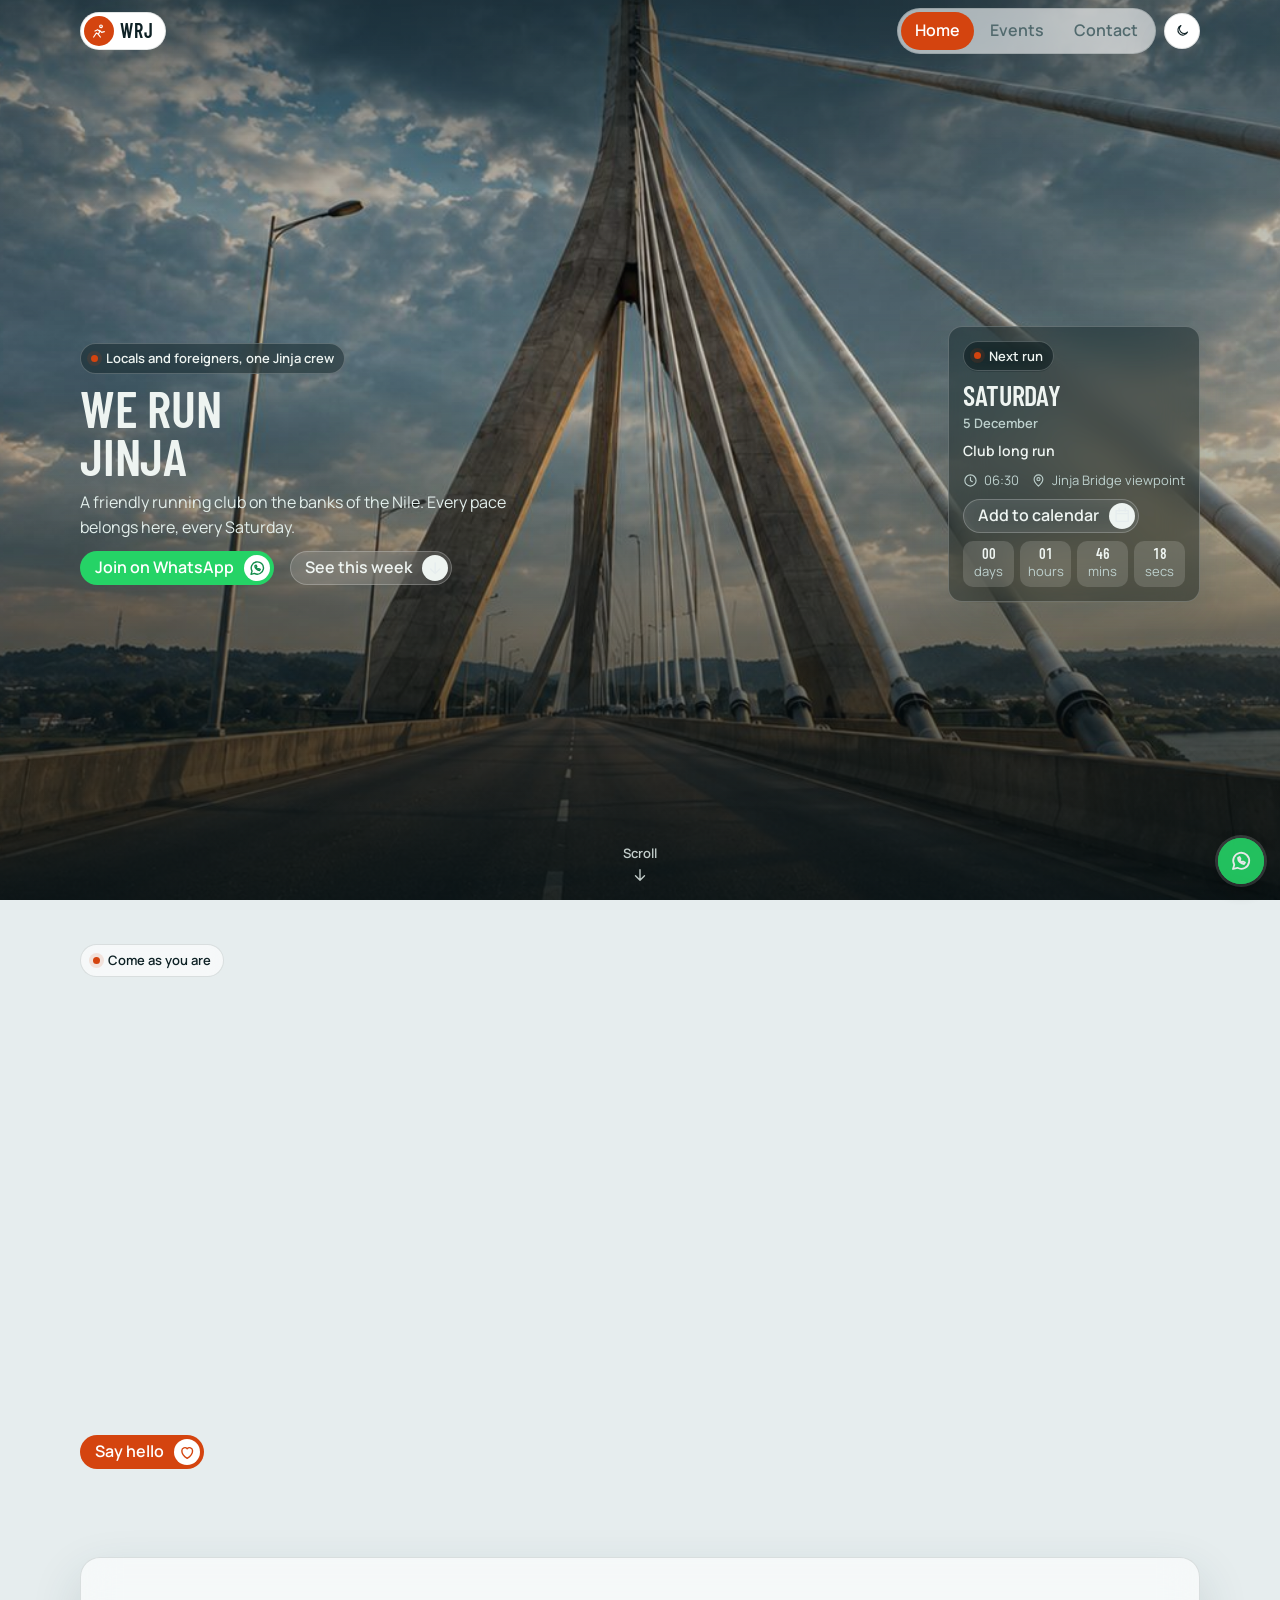
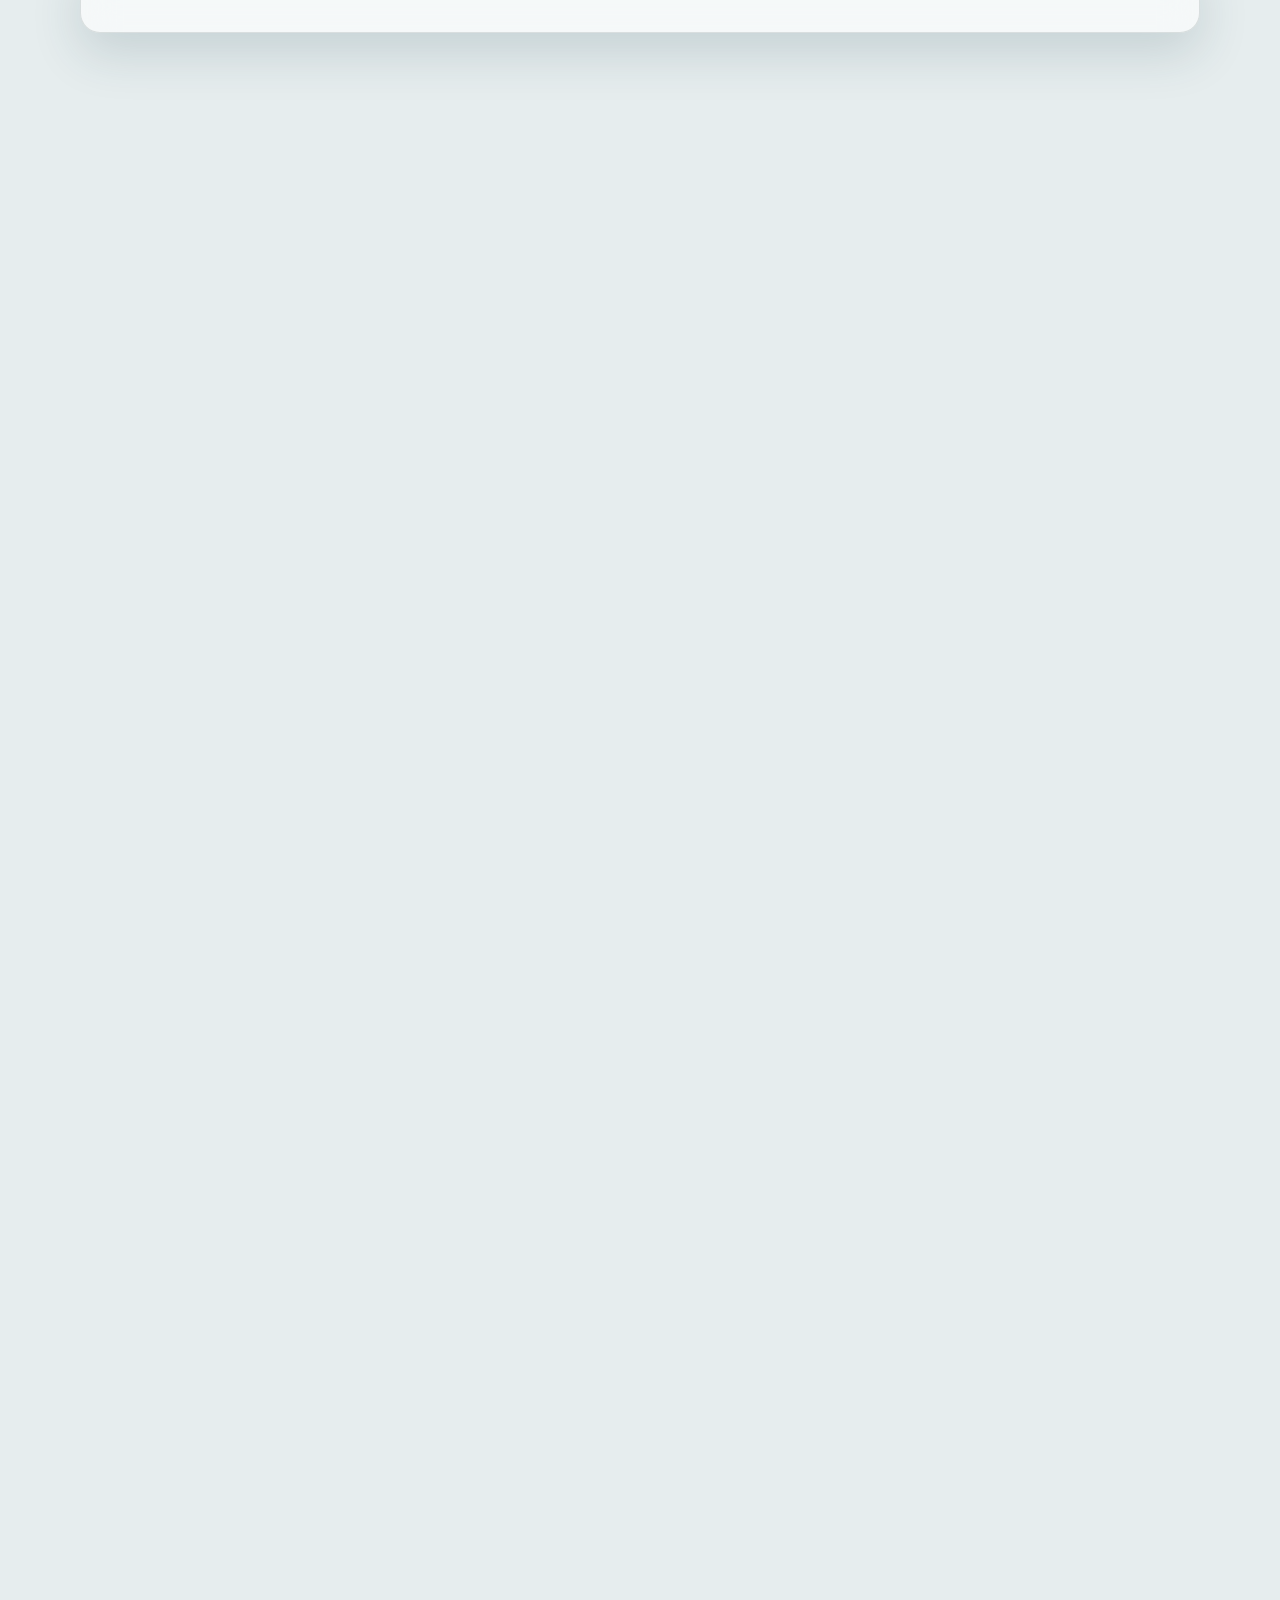
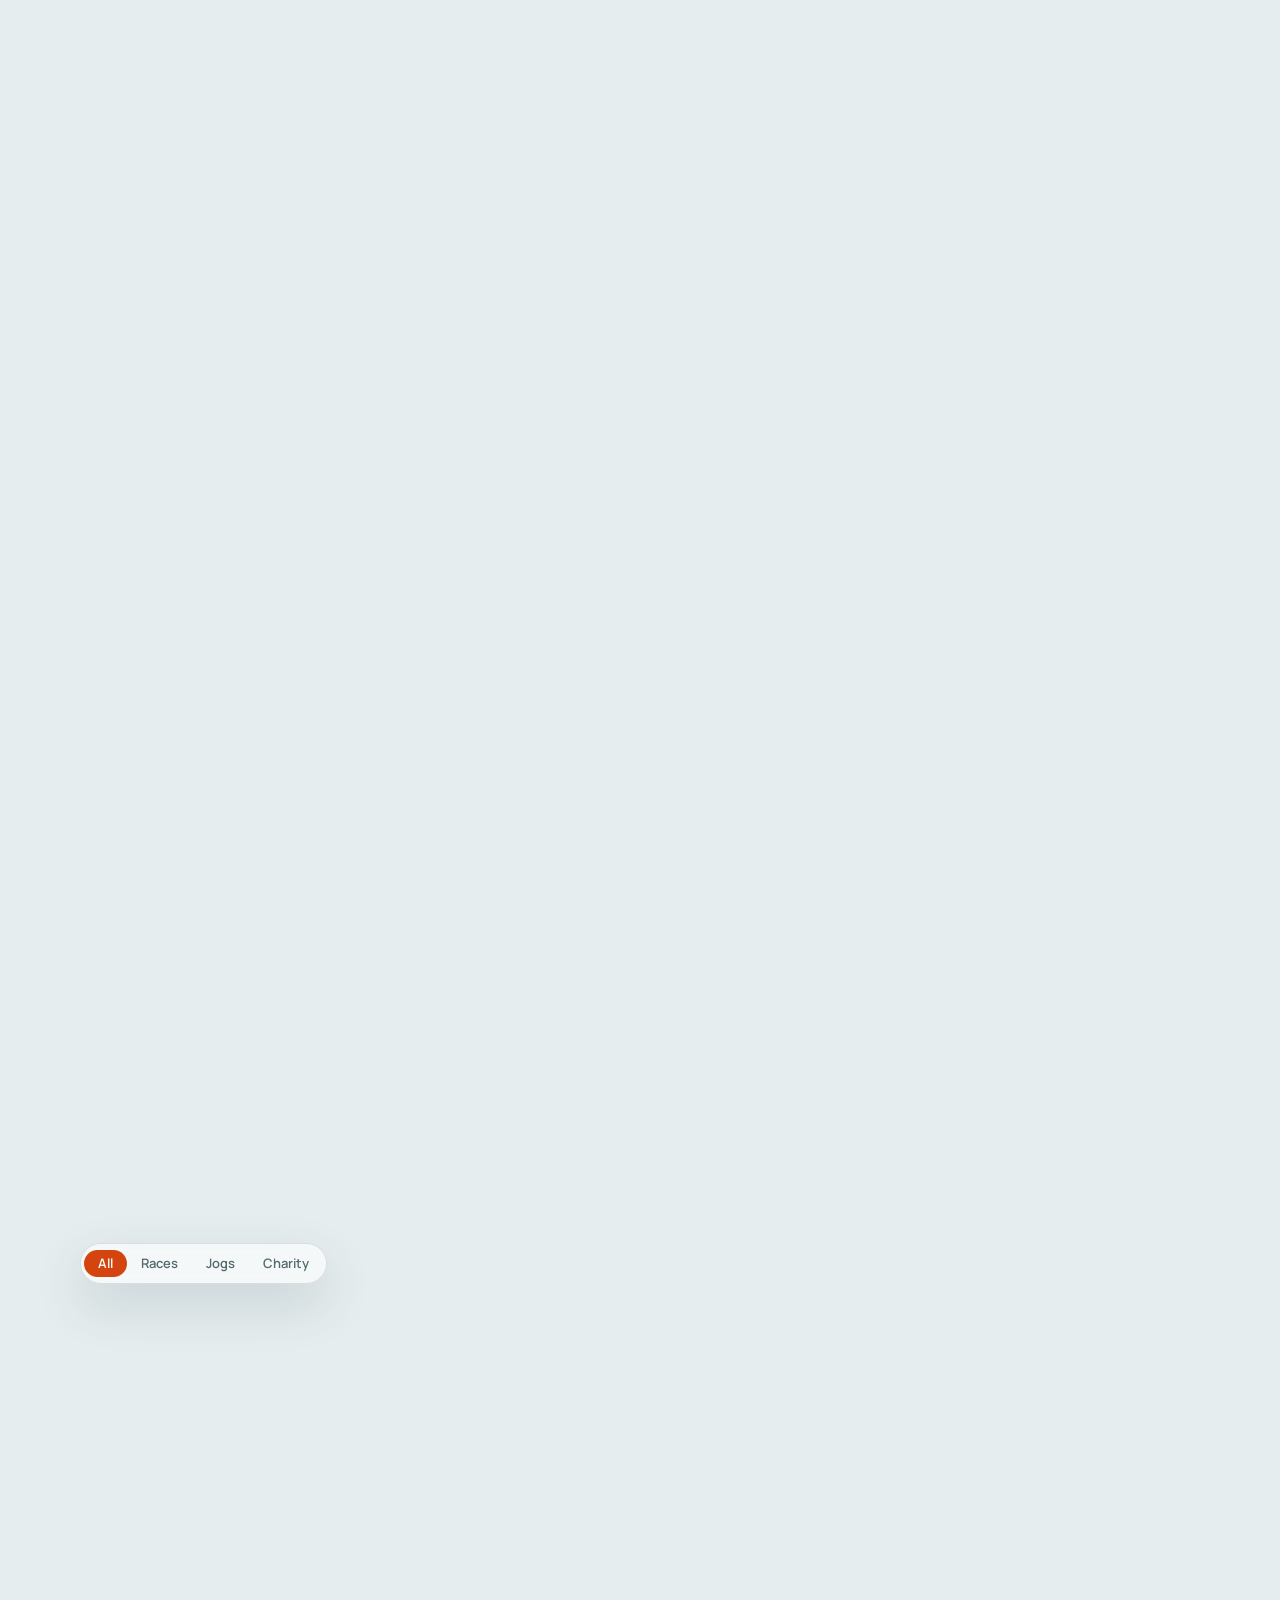
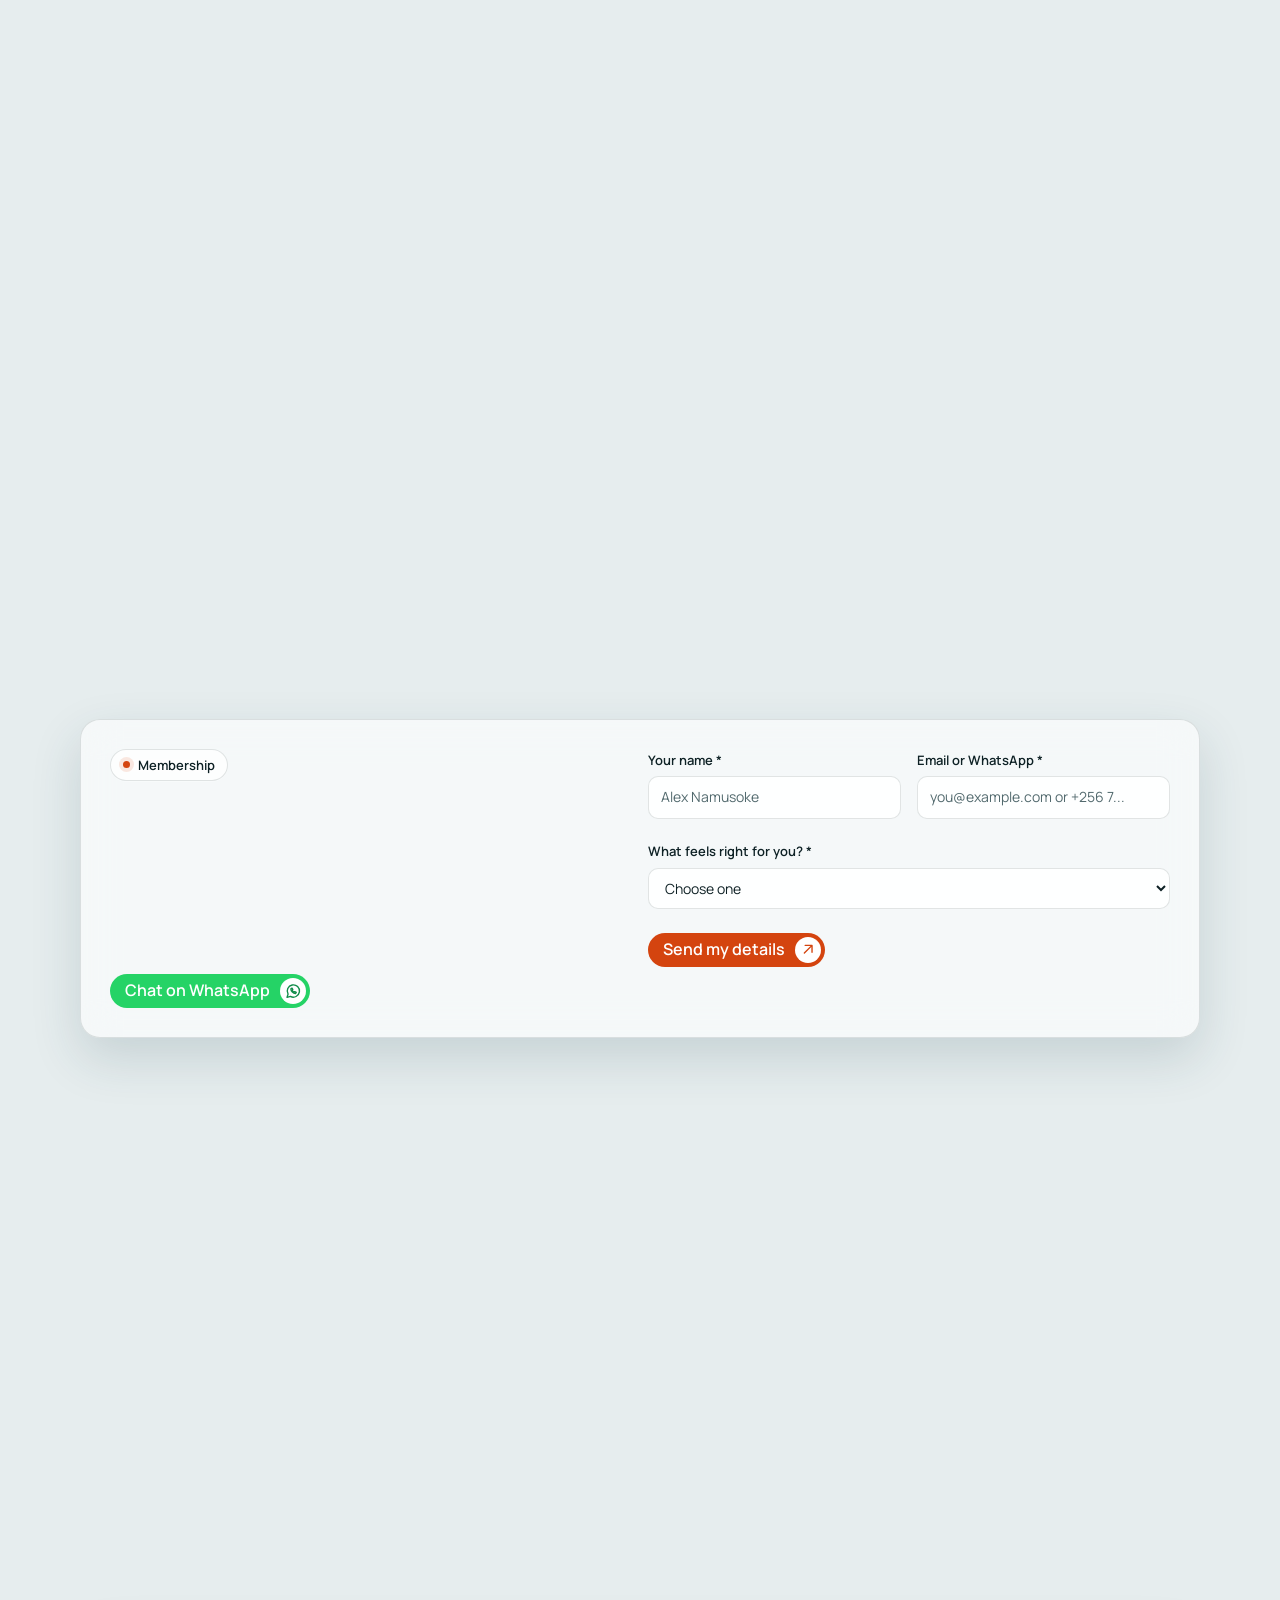
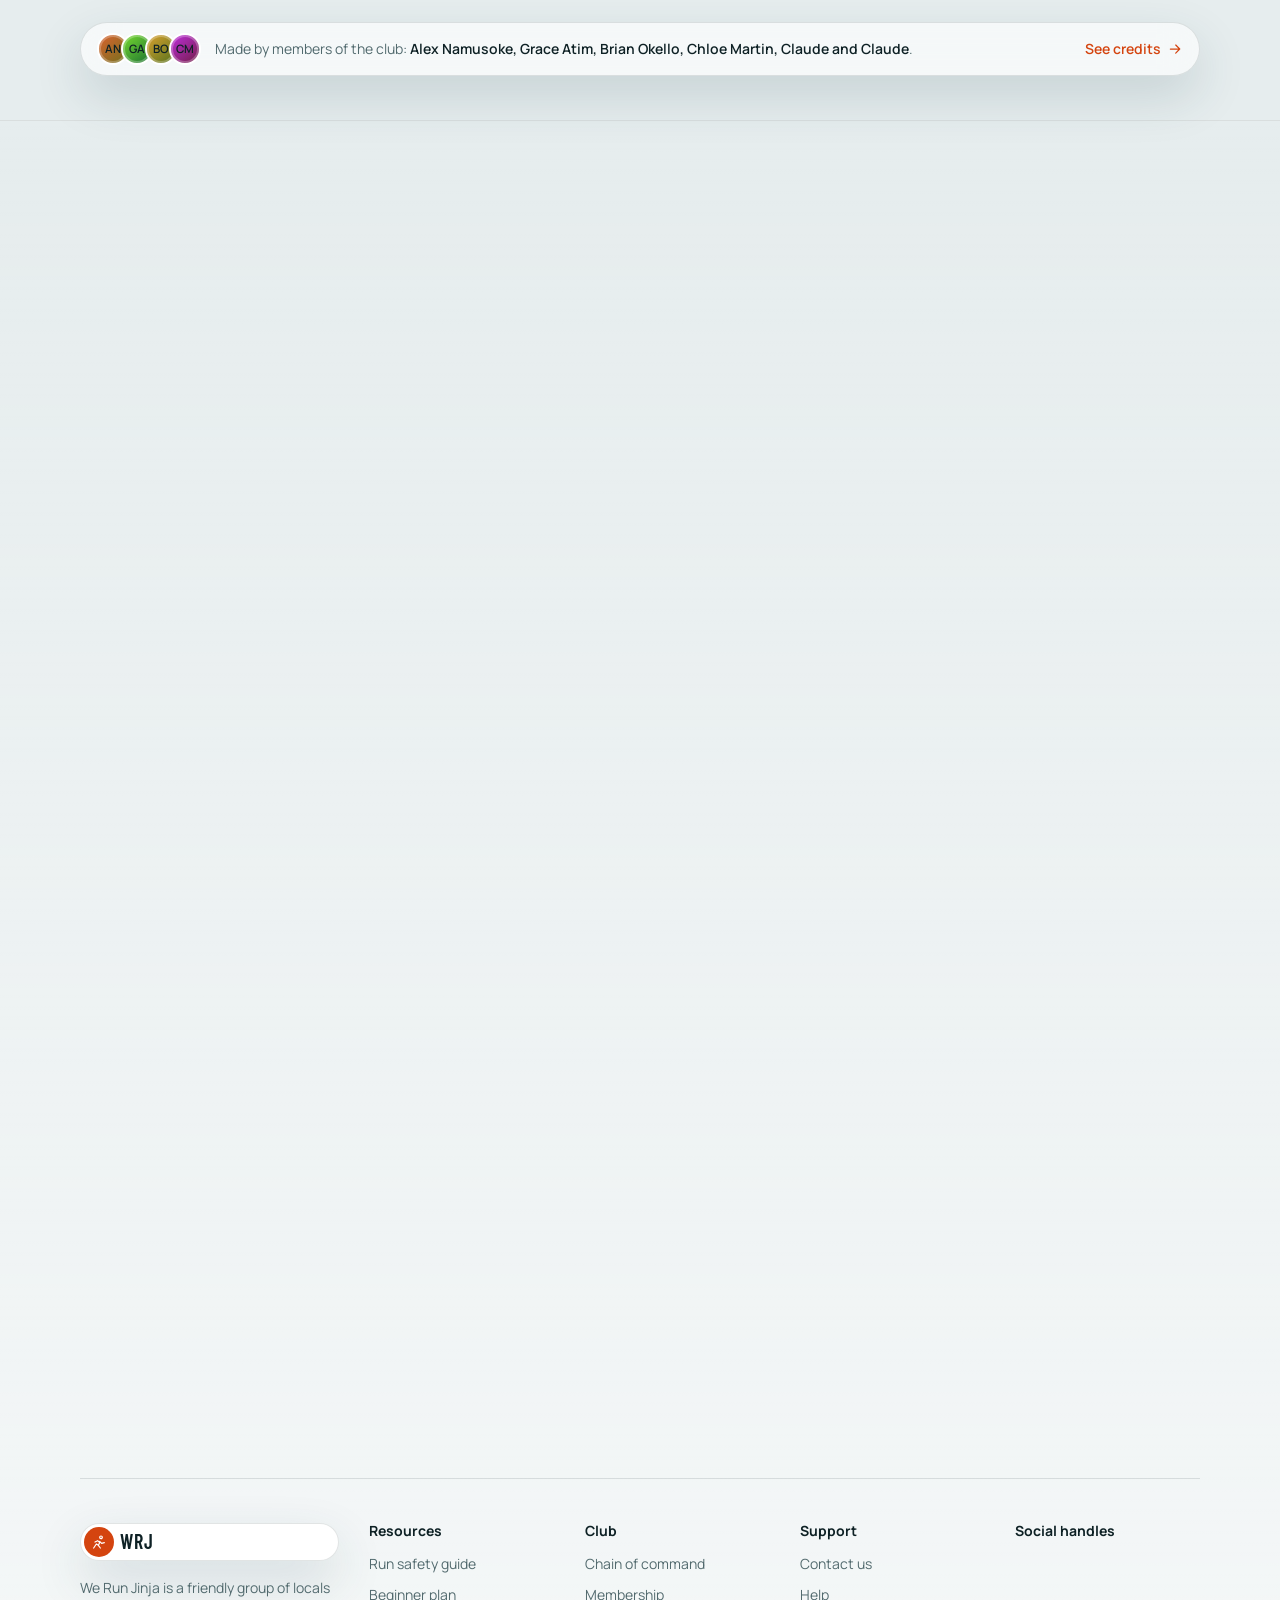
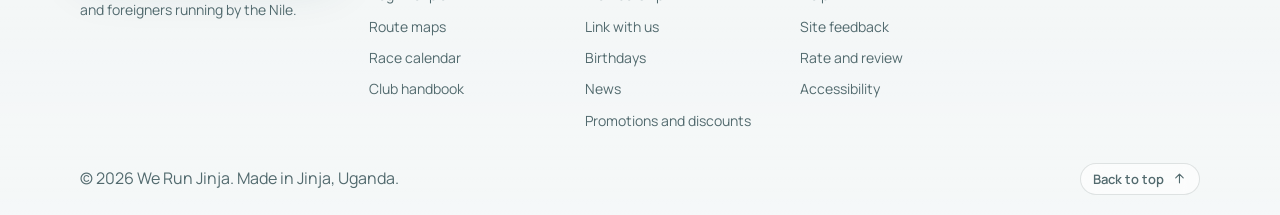
<file: index.html>
<!DOCTYPE html>
<html lang="en" data-theme="dark">
<head>
<meta charset="utf-8">
<meta name="viewport" content="width=device-width,initial-scale=1,viewport-fit=cover">
<title>We Run Jinja | Running club in Jinja, Uganda</title>
<meta name="description" content="A friendly running club of locals and foreigners in Jinja, Uganda. Saturday runs for every pace, from 1 km seed walkers to 21 km long runs.">
<meta name="theme-color" content="#071619">
<script>
/* apply saved theme and accessibility choices before first paint */
(function(){try{var r=document.documentElement,t=localStorage.getItem('wrj-theme');if(!t)t=matchMedia('(prefers-color-scheme: light)').matches?'light':'dark';r.dataset.theme=t;
var a=JSON.parse(localStorage.getItem('wrj-a11y')||'{}');if(a.text)r.dataset.text='lg';if(a.contrast)r.dataset.contrast='high';if(a.motion)r.dataset.motion='reduce';}catch(e){}})();
</script>
<link rel="canonical" href="https://werunjinja.example/">
<link rel="icon" href="favicon.svg" type="image/svg+xml">
<link rel="manifest" href="manifest.webmanifest">
<meta property="og:type" content="website">
<meta property="og:site_name" content="We Run Jinja">
<meta property="og:title" content="We Run Jinja | Running club in Jinja, Uganda">
<meta property="og:description" content="A friendly running club of locals and foreigners in Jinja, Uganda. Saturday runs for every pace, from 1 km seed walkers to 21 km long runs.">
<meta property="og:image" content="https://werunjinja.example/assets/og-image.jpg">
<meta name="twitter:card" content="summary_large_image">
<meta name="color-scheme" content="dark light">
<meta name="geo.region" content="UG">
<meta name="geo.placename" content="Jinja, Uganda">
<!-- Google Search Console: paste your verification tag here, e.g. <meta name="google-site-verification" content="XXXX"> -->
<link rel="preload" as="image" href="assets/jinja-bridge-hero-clean.jpg">
<script type="application/ld+json">{"@context":"https://schema.org","@type":"SportsClub","name":"We Run Jinja","description":"A friendly running club of locals and foreigners in Jinja, Uganda.","url":"https://werunjinja.example/","sport":"Running","address":{"@type":"PostalAddress","addressLocality":"Jinja","addressCountry":"UG"},"areaServed":"Jinja, Uganda","sameAs":[]}</script>
<link rel="preconnect" href="https://fonts.googleapis.com">
<link rel="preconnect" href="https://fonts.gstatic.com" crossorigin>
<link href="https://fonts.googleapis.com/css2?family=Barlow+Condensed:wght@600;700&family=Manrope:wght@400;500;600;700;800&display=swap" rel="stylesheet">
<link rel="stylesheet" href="css/base.css">
<link rel="stylesheet" href="css/components.css">
<link rel="stylesheet" href="css/pages.css">
</head>
<body data-page="home">
<a class="skip" href="#main">Skip to content</a>
<div id="header-root"></div>
<main id="main"></main>
<div id="footer-root"></div>
<noscript><div style="max-width:720px;margin:0 auto;padding:24px;font-family:system-ui,sans-serif;line-height:1.6"><h1>We Run Jinja</h1><p>A friendly running and walking club in Jinja, Uganda. Locals and visitors meet most Saturdays at the Jinja Bridge viewpoint. Seed walkers do 1 to 4 km, steady runners 3 to 10 km, long runners up to 21 km. Everyone is welcome and joining a run is free.</p><p><a href="events.html">Events</a> | <a href="contact.html">Contact</a></p><p>This site needs JavaScript for the full experience.</p></div></noscript>
<script src="js/boot.js"></script>
</body>
</html>
</file>
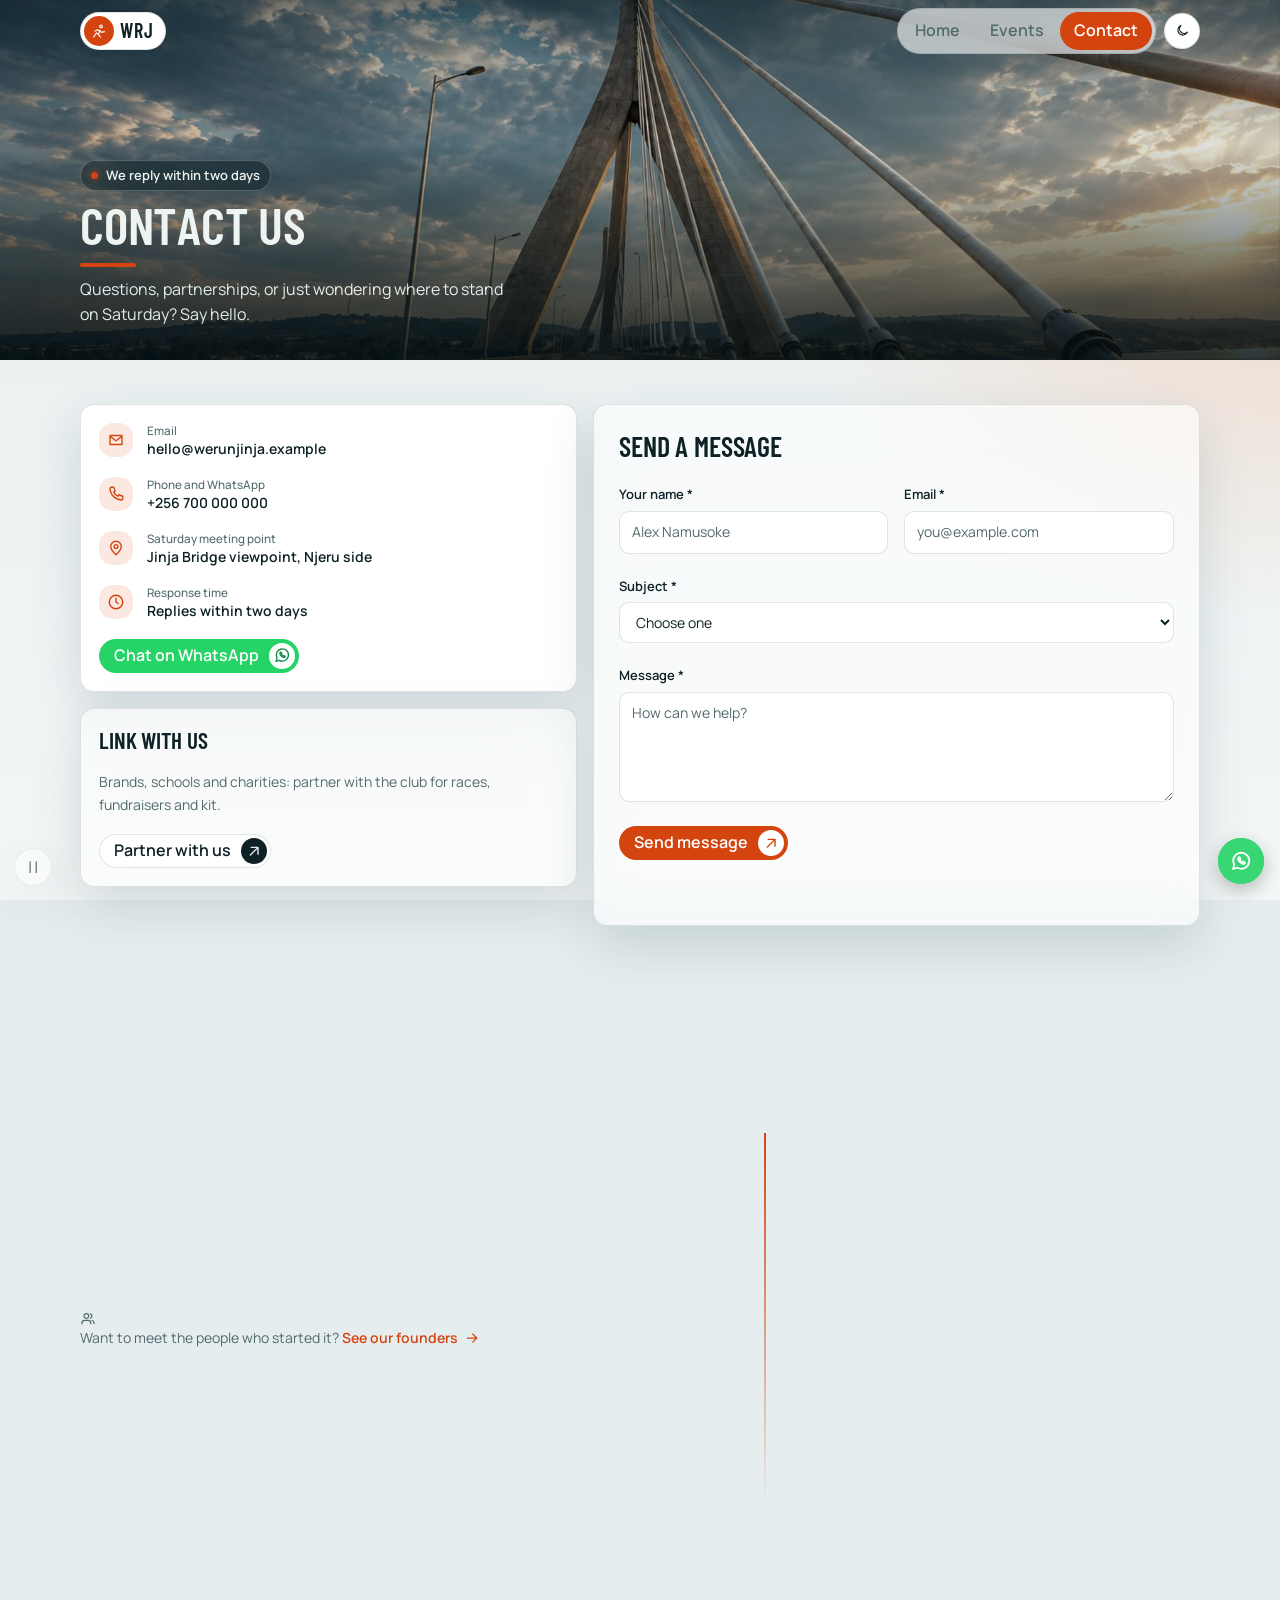
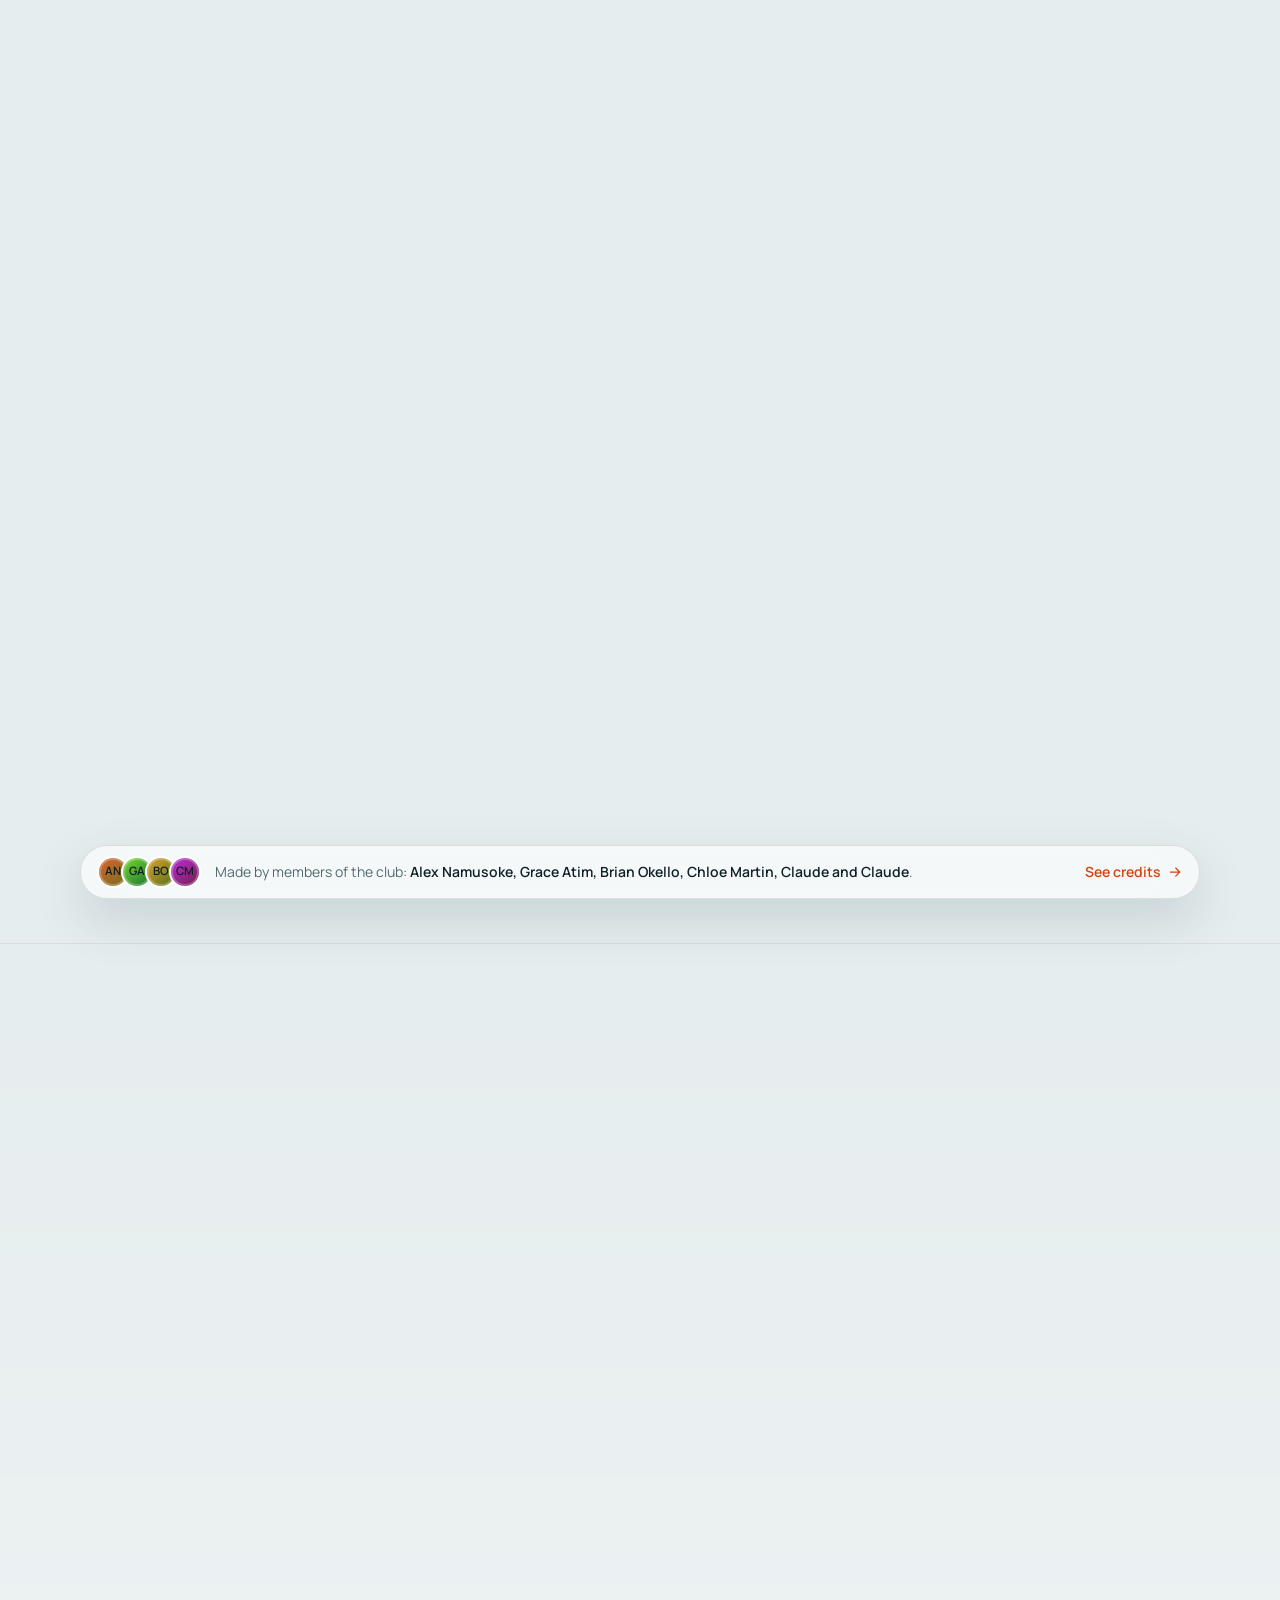
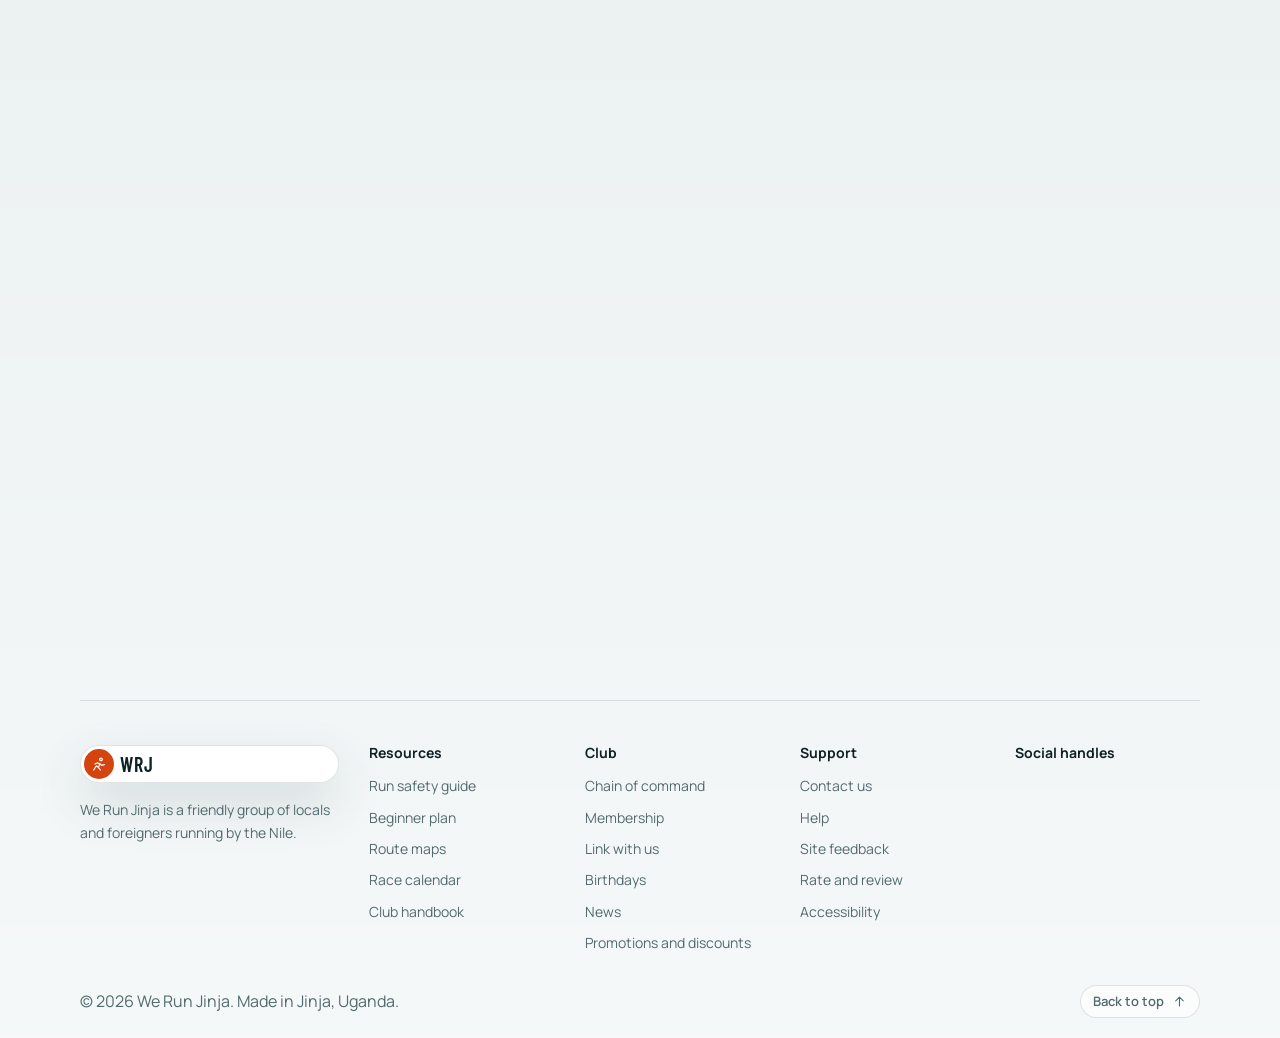
<file: contact.html>
<!DOCTYPE html>
<html lang="en" data-theme="dark">
<head>
<meta charset="utf-8">
<meta name="viewport" content="width=device-width,initial-scale=1,viewport-fit=cover">
<title>Contact and about | We Run Jinja</title>
<meta name="description" content="Contact We Run Jinja, meet our founders and alumni, and see who built the site.">
<meta name="theme-color" content="#071619">
<script>
/* apply saved theme and accessibility choices before first paint */
(function(){try{var r=document.documentElement,t=localStorage.getItem('wrj-theme');if(!t)t=matchMedia('(prefers-color-scheme: light)').matches?'light':'dark';r.dataset.theme=t;
var a=JSON.parse(localStorage.getItem('wrj-a11y')||'{}');if(a.text)r.dataset.text='lg';if(a.contrast)r.dataset.contrast='high';if(a.motion)r.dataset.motion='reduce';}catch(e){}})();
</script>
<link rel="canonical" href="https://werunjinja.example/contact.html">
<link rel="icon" href="favicon.svg" type="image/svg+xml">
<link rel="manifest" href="manifest.webmanifest">
<meta property="og:type" content="website">
<meta property="og:site_name" content="We Run Jinja">
<meta property="og:title" content="Contact and about | We Run Jinja">
<meta property="og:description" content="Contact We Run Jinja, meet our founders and alumni, and see who built the site.">
<meta property="og:image" content="https://werunjinja.example/assets/og-image.jpg">
<meta name="twitter:card" content="summary_large_image">
<meta name="color-scheme" content="dark light">
<meta name="geo.region" content="UG">
<meta name="geo.placename" content="Jinja, Uganda">
<!-- Google Search Console: paste your verification tag here, e.g. <meta name="google-site-verification" content="XXXX"> -->


<link rel="preconnect" href="https://fonts.googleapis.com">
<link rel="preconnect" href="https://fonts.gstatic.com" crossorigin>
<link href="https://fonts.googleapis.com/css2?family=Barlow+Condensed:wght@600;700&family=Manrope:wght@400;500;600;700;800&display=swap" rel="stylesheet">
<link rel="stylesheet" href="css/base.css">
<link rel="stylesheet" href="css/components.css">
<link rel="stylesheet" href="css/pages.css">
</head>
<body data-page="contact">
<a class="skip" href="#main">Skip to content</a>
<div id="header-root"></div>
<main id="main"></main>
<div id="footer-root"></div>
<noscript><div style="max-width:720px;margin:0 auto;padding:24px;font-family:system-ui,sans-serif;line-height:1.6"><h1>Contact We Run Jinja</h1><p>Message the We Run Jinja running club in Jinja, Uganda. <a href="index.html">Home</a></p><p>This site needs JavaScript for the full experience.</p></div></noscript>
<script src="js/boot.js"></script>
</body>
</html>
</file>
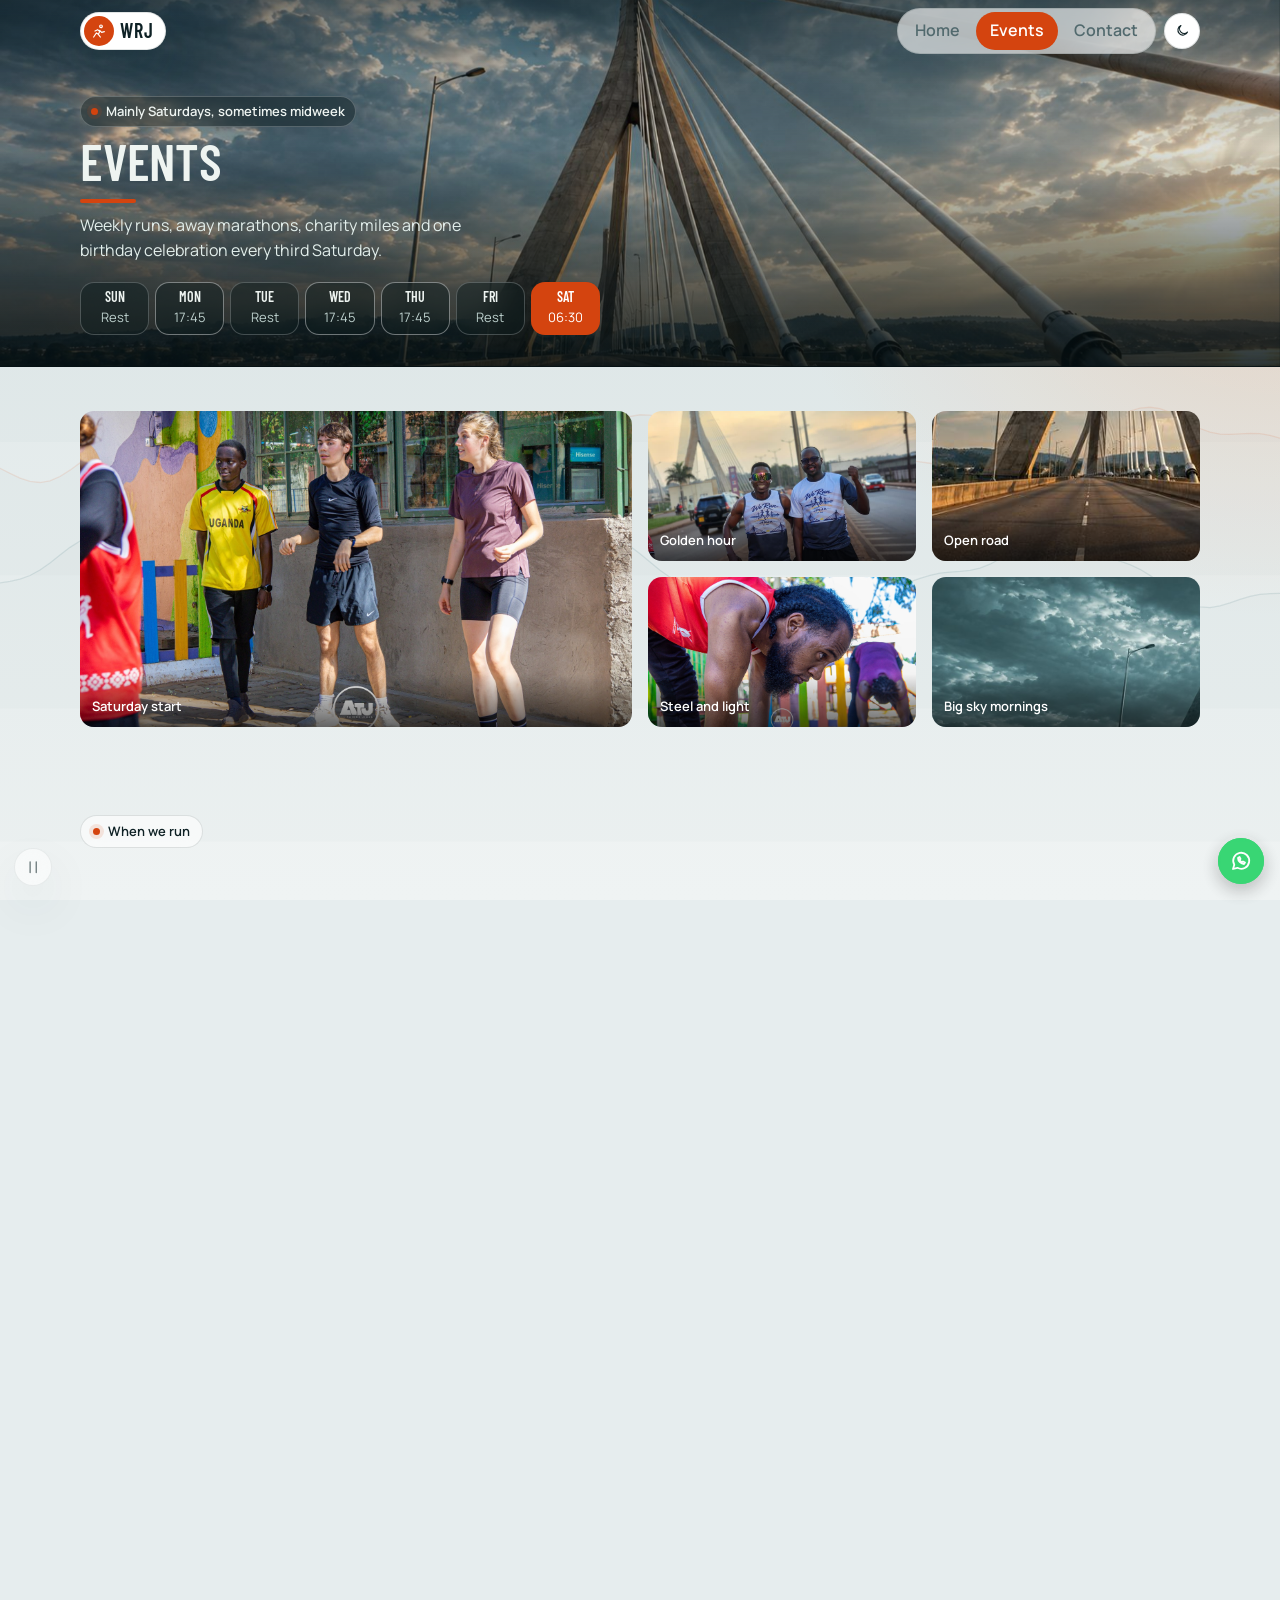
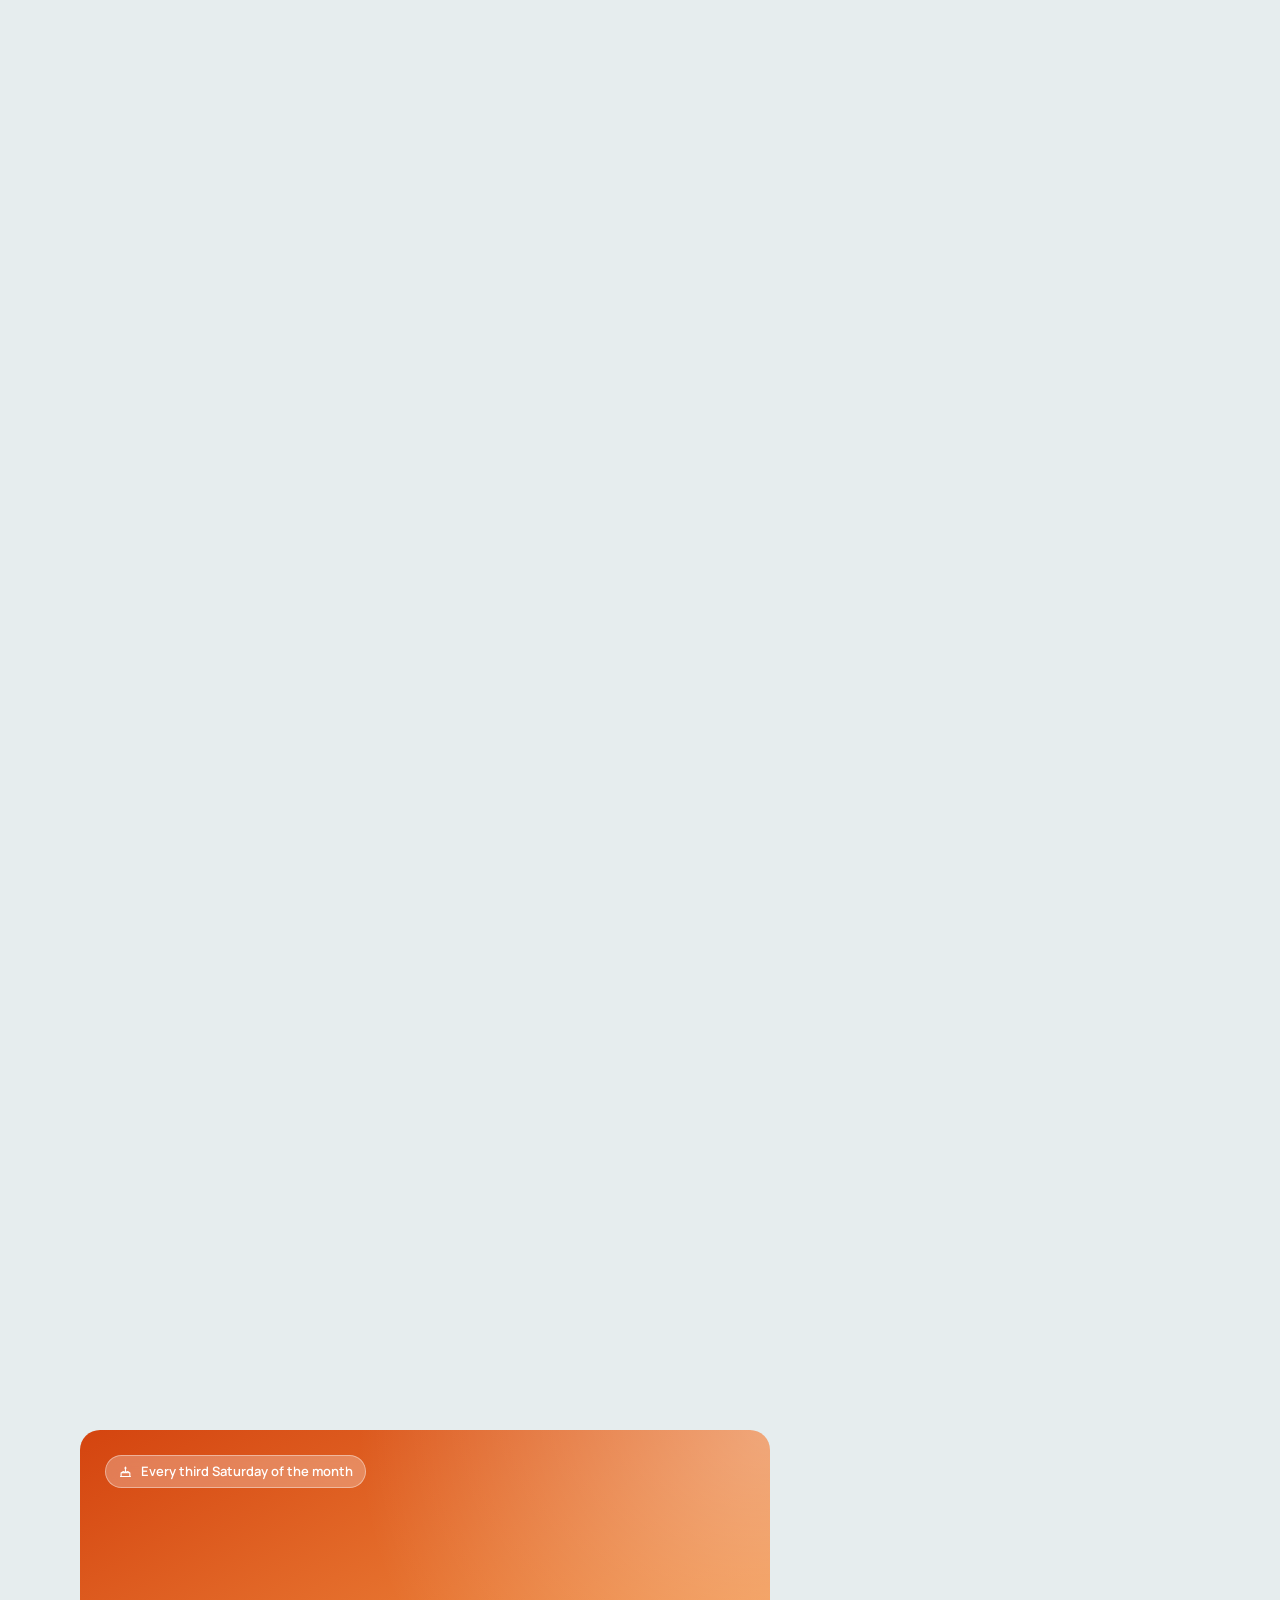
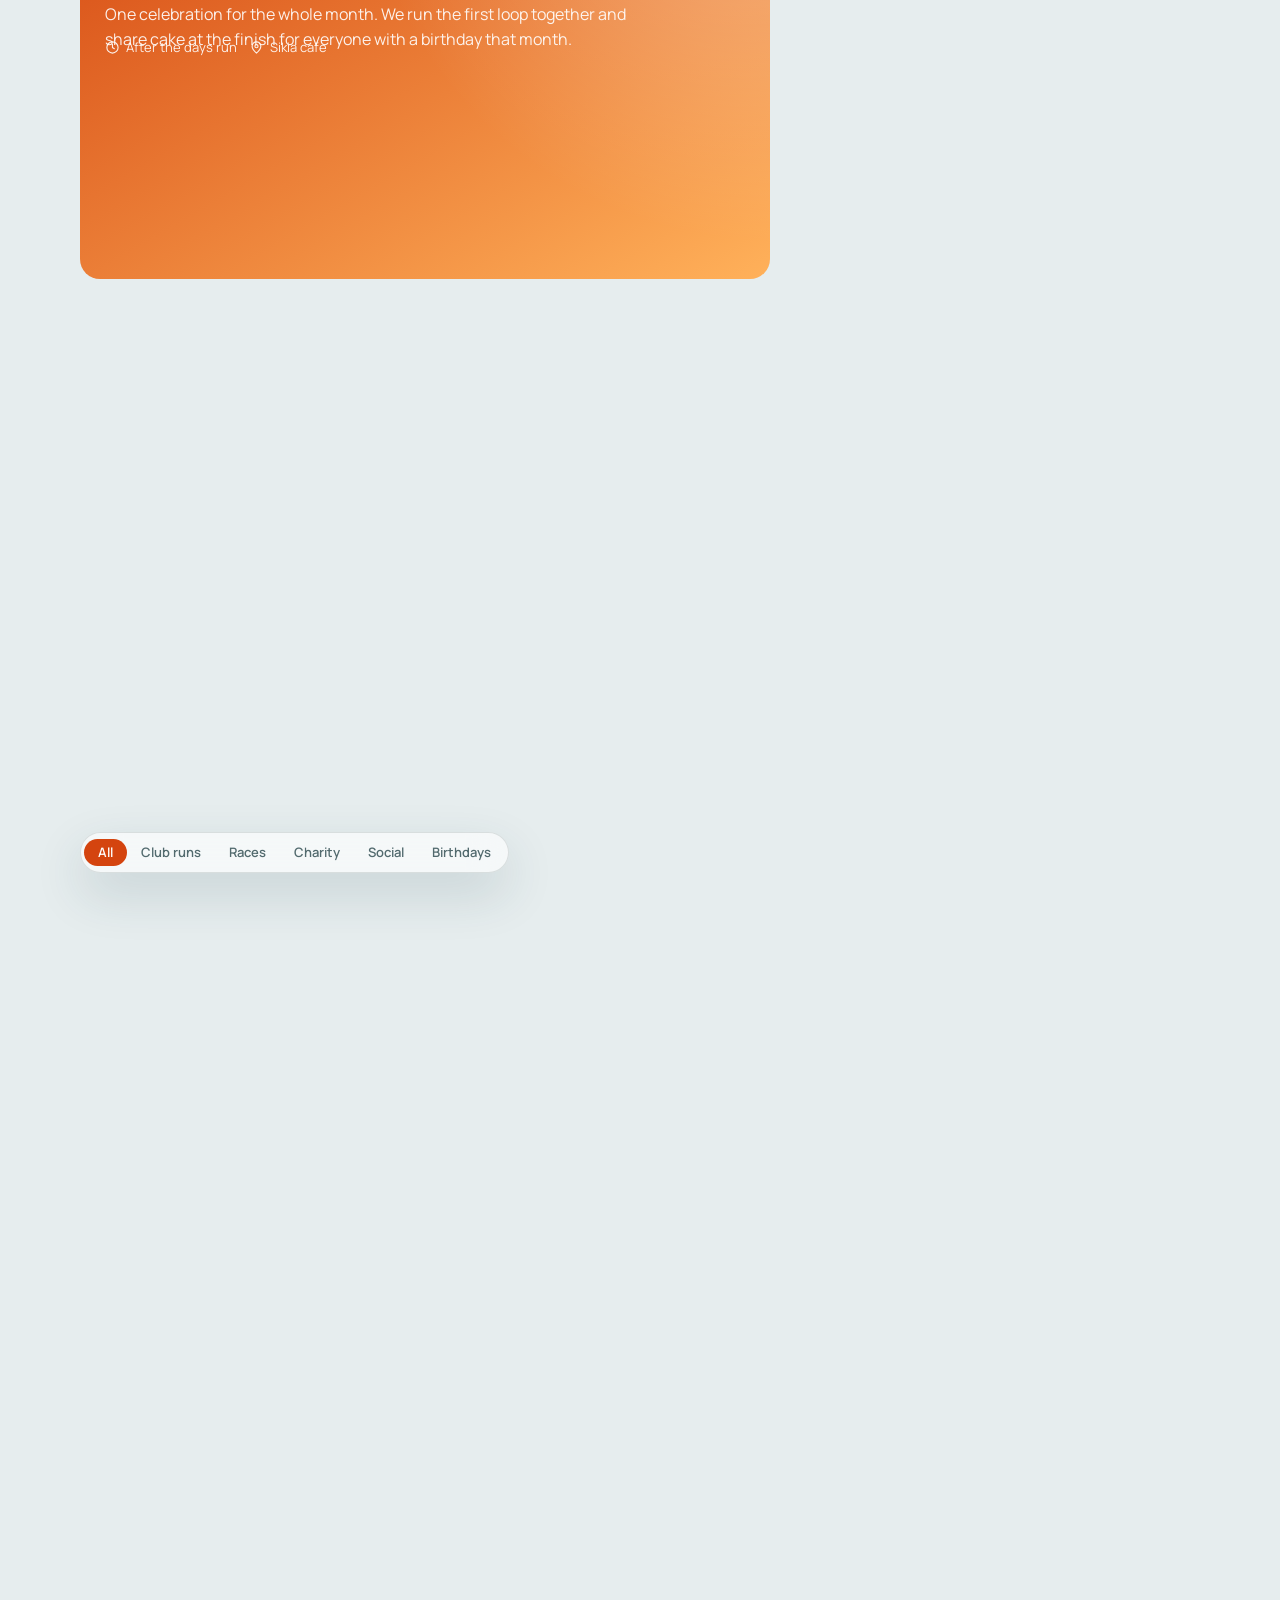
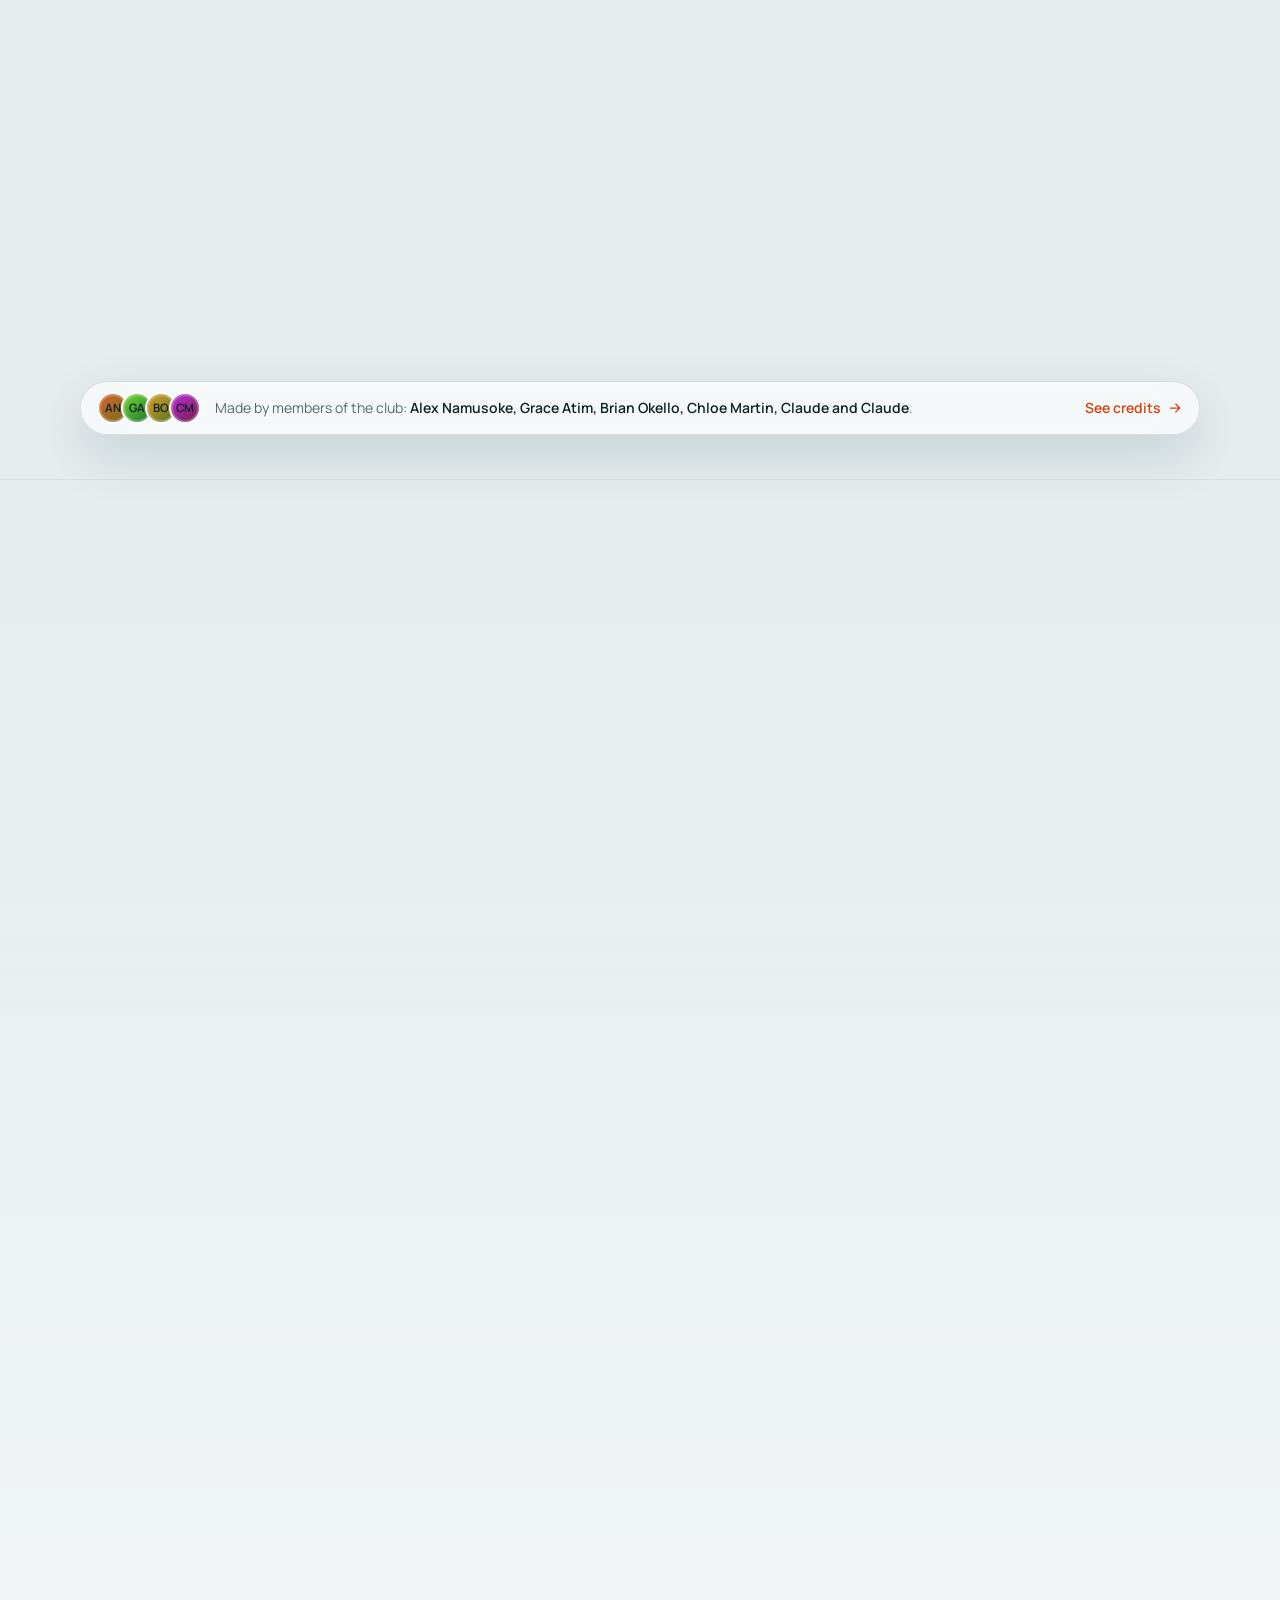
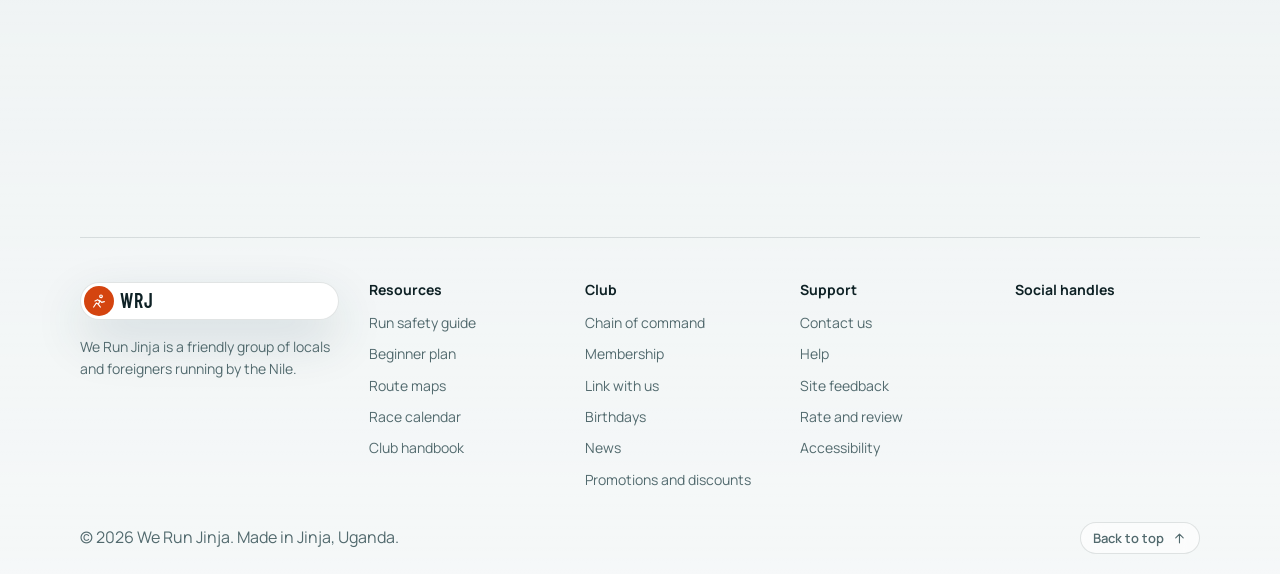
<file: events.html>
<!DOCTYPE html>
<html lang="en" data-theme="dark">
<head>
<meta charset="utf-8">
<meta name="viewport" content="width=device-width,initial-scale=1,viewport-fit=cover">
<title>Events | We Run Jinja</title>
<meta name="description" content="Weekly runs, away marathons, charity runs, aerobics and a monthly birthday celebration with We Run Jinja in Uganda.">
<meta name="theme-color" content="#071619">
<script>
/* apply saved theme and accessibility choices before first paint */
(function(){try{var r=document.documentElement,t=localStorage.getItem('wrj-theme');if(!t)t=matchMedia('(prefers-color-scheme: light)').matches?'light':'dark';r.dataset.theme=t;
var a=JSON.parse(localStorage.getItem('wrj-a11y')||'{}');if(a.text)r.dataset.text='lg';if(a.contrast)r.dataset.contrast='high';if(a.motion)r.dataset.motion='reduce';}catch(e){}})();
</script>
<link rel="canonical" href="https://werunjinja.example/events.html">
<link rel="icon" href="favicon.svg" type="image/svg+xml">
<link rel="manifest" href="manifest.webmanifest">
<meta property="og:type" content="website">
<meta property="og:site_name" content="We Run Jinja">
<meta property="og:title" content="Events | We Run Jinja">
<meta property="og:description" content="Weekly runs, away marathons, charity runs, aerobics and a monthly birthday celebration with We Run Jinja in Uganda.">
<meta property="og:image" content="https://werunjinja.example/assets/og-image.jpg">
<meta name="twitter:card" content="summary_large_image">
<meta name="color-scheme" content="dark light">
<meta name="geo.region" content="UG">
<meta name="geo.placename" content="Jinja, Uganda">
<!-- Google Search Console: paste your verification tag here, e.g. <meta name="google-site-verification" content="XXXX"> -->


<link rel="preconnect" href="https://fonts.googleapis.com">
<link rel="preconnect" href="https://fonts.gstatic.com" crossorigin>
<link href="https://fonts.googleapis.com/css2?family=Barlow+Condensed:wght@600;700&family=Manrope:wght@400;500;600;700;800&display=swap" rel="stylesheet">
<link rel="stylesheet" href="css/base.css">
<link rel="stylesheet" href="css/components.css">
<link rel="stylesheet" href="css/pages.css">
</head>
<body data-page="events">
<a class="skip" href="#main">Skip to content</a>
<div id="header-root"></div>
<main id="main"></main>
<div id="footer-root"></div>
<noscript><div style="max-width:720px;margin:0 auto;padding:24px;font-family:system-ui,sans-serif;line-height:1.6"><h1>Events | We Run Jinja</h1><p>Weekly runs in Jinja, Uganda, with monthly birthday celebrations on the third Saturday, charity runs and away marathons. <a href="index.html">Home</a></p><p>This site needs JavaScript for the full experience.</p></div></noscript>
<script src="js/boot.js"></script>
</body>
</html>
</file>
<file: css/base.css>
/* ==========================================================
   We Run Jinja | base.css
   Tokens, light and dark themes, reset, layout, motion states.
   Edit colours in the two theme blocks only.
   ========================================================== */
:root{
  --font-display:"Barlow Condensed","Arial Narrow","DejaVu Sans Condensed","Liberation Sans Narrow",Impact,sans-serif;
  --font-body:"Manrope",system-ui,-apple-system,"Segoe UI",sans-serif;
  /* fallback values. The live values come from js/data/settings.js */
  --s:.8; --gallery-h:520px;
  --fs-h1:48px; --fs-h2:38px; --fs-h3:28px; --fs-h4:23px; --fs-h5:20px; --fs-h6:18px; --fs-body:16px; --fs-text-sm:14px; --fs-small:13px; --fs-btn:16px;
  --lh-head:1.15; --lh-body:1.6;
  --fs-xl:var(--fs-h1); --fs-lg:var(--fs-h2); --fs-md:var(--fs-h3); --fs-sm:var(--fs-h4);
  --pad:40px; --maxw:1120px; --section-y:48px; --gap:16px; --card-pad:20px;
  --r-sm:10px; --r-md:14px; --r-lg:20px; --r-pill:999px;
  --ease:cubic-bezier(.22,.8,.24,1);
}
@media (max-width:1024px){:root{--gallery-h:460px}}
@media (max-width:640px){:root{--gallery-h:420px}}
html[data-theme="dark"]{
  color-scheme:dark;
  --bg:#071619; --bg-2:#0c2227; --card:#0f2a30;
  --surface:rgba(255,255,255,.065); --surface-2:rgba(255,255,255,.11);
  --line:rgba(255,255,255,.14);
  --text:#eef4f1; --muted:#9bb3b0;
  --accent:#ff7a3c; --on-accent:#1b0b03; --accent-soft:rgba(255,122,60,.16);
  --water-a:#2a6fd0; --water-b:#0b2f55;
  --shadow:0 24px 60px rgba(0,0,0,.38);
  --glow-1:rgba(36,118,128,.38); --glow-2:rgba(255,122,60,.13);
  --hero-shade:linear-gradient(180deg,rgba(5,16,19,.55) 0%,rgba(5,16,19,.15) 38%,rgba(5,16,19,.92) 100%);
}
html[data-theme="light"]{
  color-scheme:light;
  --bg:#e6edee; --bg-2:#f3f6f6; --card:#ffffff;
  --surface:rgba(255,255,255,.62); --surface-2:rgba(255,255,255,.9);
  --line:rgba(14,33,37,.12);
  --text:#0e2125; --muted:#526a6e;
  --accent:#d4440f; --on-accent:#ffffff; --accent-soft:rgba(212,68,15,.12);
  --water-a:#2f73d6; --water-b:#7fb0f2;
  --shadow:0 20px 50px rgba(32,66,78,.16);
  --glow-1:rgba(120,170,190,.5); --glow-2:rgba(255,170,120,.3);
  --hero-shade:linear-gradient(180deg,rgba(5,16,19,.5) 0%,rgba(5,16,19,.12) 40%,rgba(5,16,19,.85) 100%);
}
html[data-contrast="high"]{--line:currentColor;--muted:var(--text)}
html[data-text="lg"]{font-size:112.5%}
html.theme-anim *,html.theme-anim *::before,html.theme-anim *::after{transition:background-color .45s,color .45s,border-color .45s,fill .45s!important}

*,*::before,*::after{box-sizing:border-box}
html{scroll-behavior:smooth;-webkit-text-size-adjust:100%;scroll-padding-top:96px}
body{margin:0;background:var(--bg);color:var(--text);font-family:var(--font-body);font-size:var(--fs-body);line-height:var(--lh-body);overflow-x:hidden;-webkit-font-smoothing:antialiased}
body::before{content:"";position:fixed;inset:0;z-index:-1;pointer-events:none;
  background:radial-gradient(900px 520px at 8% -6%,var(--glow-1),transparent 70%),radial-gradient(700px 520px at 100% 28%,var(--glow-2),transparent 70%),linear-gradient(180deg,var(--bg),var(--bg-2))}
img,svg{max-width:100%;display:block}
a{color:inherit;text-decoration:none}
button,input,select,textarea{font:inherit;color:inherit}
button{cursor:pointer;background:none;border:0;padding:0}
h1,h2,h3,h4,p,ul,ol,figure{margin:0}
ul,ol{padding:0;list-style:none}
:focus-visible{outline:2px solid var(--accent);outline-offset:3px;border-radius:6px}
.sr{position:absolute!important;width:1px;height:1px;overflow:hidden;clip:rect(0 0 0 0);white-space:nowrap}
.skip{position:fixed;left:12px;top:-60px;z-index:999;background:var(--accent);color:var(--on-accent);padding:10px 16px;border-radius:var(--r-pill);transition:top .2s}
.skip:focus{top:12px}

/* layout */
.container{width:min(var(--maxw),100% - var(--pad)*2);margin-inline:auto}
.section{padding-block:var(--section-y)}
.section-tight{padding-block:calc(var(--section-y)*.6)}
.stack>*+*{margin-top:var(--gap)}
.grid{display:grid;gap:var(--gap)}
.cols-2{grid-template-columns:repeat(auto-fit,minmax(min(100%,320px),1fr))}
.cols-3{grid-template-columns:repeat(auto-fit,minmax(min(100%,260px),1fr))}
.cols-4{grid-template-columns:repeat(auto-fit,minmax(min(100%,210px),1fr))}
.row{display:flex;flex-wrap:wrap;gap:var(--gap);align-items:center}

/* type */

.display{font-family:var(--font-display);font-weight:600;text-transform:uppercase;line-height:var(--lh-head);letter-spacing:-.005em}
.h-xl,.h1{font-size:var(--fs-h1)}
.h-lg,.h2{font-size:var(--fs-h2)}
.h-md,.h3{font-size:var(--fs-h3)}
.h-sm,.h4{font-size:var(--fs-h4)}
.h5{font-size:var(--fs-h5)}
.h6{font-size:var(--fs-h6)}
.lead{font-size:var(--fs-body);color:var(--muted);max-width:56ch}
.muted{color:var(--muted)}
.num{font-variant-numeric:tabular-nums}

/* surfaces */
.glass{background:var(--surface);-webkit-backdrop-filter:blur(18px) saturate(1.3);backdrop-filter:blur(18px) saturate(1.3);border:1px solid var(--line);border-radius:var(--r-md);box-shadow:var(--shadow)}
.solid{background:var(--card);border:1px solid var(--line);border-radius:var(--r-md);box-shadow:var(--shadow)}
.chip{display:inline-flex;align-items:center;gap:8px;padding:7px 14px;border-radius:var(--r-pill);background:var(--surface);border:1px solid var(--line);font-size:.8rem;font-weight:600;-webkit-backdrop-filter:blur(10px);backdrop-filter:blur(10px)}
.chip .dot{width:7px;height:7px;border-radius:50%;background:var(--accent);box-shadow:0 0 0 4px var(--accent-soft)}
.i{width:1.15em;height:1.15em;flex:none}

/* buttons */
.btn{--bg-btn:var(--accent);--fg-btn:var(--on-accent);display:inline-flex;align-items:center;gap:12px;padding:8px 8px 8px 24px;border-radius:var(--r-pill);background:var(--bg-btn);color:var(--fg-btn);font-weight:600;font-size:.95rem;border:1px solid transparent;transition:transform .35s var(--ease),box-shadow .35s var(--ease),background .3s}
.btn-ic{display:grid;place-items:center;width:38px;height:38px;border-radius:50%;background:var(--fg-btn);color:var(--bg-btn);transition:transform .4s var(--ease)}
.btn:hover{transform:translateY(-3px);box-shadow:0 14px 30px -10px var(--accent)}
.btn:hover .btn-ic{transform:rotate(45deg)}
.btn:active{transform:translateY(0) scale(.98)}
.btn-ghost{--bg-btn:var(--surface-2);--fg-btn:var(--text);border-color:var(--line);-webkit-backdrop-filter:blur(14px);backdrop-filter:blur(14px)}
.btn-ghost .btn-ic{background:var(--text);color:var(--bg)}
.btn-ghost:hover{box-shadow:var(--shadow)}
.btn-sm{padding:5px 5px 5px 18px;font-size:.85rem}.btn-sm .btn-ic{width:30px;height:30px}
.icon-btn{display:grid;place-items:center;width:44px;height:44px;border-radius:50%;background:var(--surface);border:1px solid var(--line);-webkit-backdrop-filter:blur(14px);backdrop-filter:blur(14px);transition:transform .3s var(--ease),background .3s,color .3s}
.icon-btn:hover{transform:translateY(-2px) scale(1.06);background:var(--accent);color:var(--on-accent)}
.icon-btn[disabled]{opacity:.35;pointer-events:none}

/* ---------- motion states (driven by js/core/motion.js) ---------- */
[data-reveal]{opacity:0;transform:translate3d(0,34px,0)}
[data-reveal="left"]{transform:translate3d(-46px,0,0)}
[data-reveal="right"]{transform:translate3d(46px,0,0)}
[data-reveal="zoom"]{transform:scale(.9)}
[data-reveal="fade"]{transform:none}
[data-reveal="clip"]{opacity:1;transform:none;clip-path:inset(0 100% 0 0 round var(--r-md))}
[data-reveal].in{opacity:1;transform:none;transition:opacity .8s var(--ease) var(--d,0ms),transform .95s var(--ease) var(--d,0ms)}
[data-reveal="clip"].in{clip-path:inset(0 0 0 0 round var(--r-md));transition:clip-path 1.1s var(--ease) var(--d,0ms)}
.w,.ch{display:inline-block;white-space:nowrap}
.wd,.chr{display:inline-block;overflow:hidden;vertical-align:top;padding-bottom:.14em;margin-bottom:-.14em}
.wd>span,.chr>span{display:inline-block;transform:translate3d(0,118%,0) rotate(5deg);opacity:0;transform-origin:0 100%}
[data-split].in .wd>span,[data-split].in .chr>span{transform:none;opacity:1;transition:transform .8s var(--ease) calc(var(--i)*var(--step,24ms) + var(--d,0ms)),opacity .5s ease calc(var(--i)*var(--step,24ms) + var(--d,0ms))}
[data-split="words"]{--step:30ms}
.split-vis{display:inline}

html[data-motion="reduce"] [data-reveal],html[data-motion="reduce"] .wd>span,html[data-motion="reduce"] .chr>span{opacity:1!important;transform:none!important;clip-path:none!important;transition:none!important}
html[data-motion="reduce"] *{animation-duration:.001ms!important;animation-iteration-count:1!important;scroll-behavior:auto!important}
@media (prefers-reduced-motion:reduce){
  [data-reveal],.wd>span,.chr>span{opacity:1!important;transform:none!important;clip-path:none!important;transition:none!important}
  *{animation-duration:.001ms!important;animation-iteration-count:1!important;scroll-behavior:auto!important}
}
/* scroll progress */
.progress-line{position:fixed;left:0;top:0;height:3px;width:100%;z-index:80;transform-origin:0 50%;transform:scaleX(0);background:linear-gradient(90deg,var(--accent),#ffc15a)}

/* side-slide reveals start off-screen: never let them create sideways scroll */
html,body{overflow-x:clip}
@media (max-width:900px){[data-reveal="left"],[data-reveal="right"]{transform:translate3d(0,34px,0)}}
</file>
<file: css/components.css>
/* ==========================================================
   We Run Jinja | components.css
   One block per reusable component (matches js/components/*.js)
   ========================================================== */

/* ---- header: three stand alone pieces (logo pill, nav pill, theme button) ---- */
.site-header{position:fixed;inset:0 0 auto;z-index:60;padding-top:10px;pointer-events:none}
.site-header .bar{display:flex;align-items:center;justify-content:space-between;gap:10px}
.site-header .bar>*,.bar-right>*{pointer-events:auto}
.bar-right{display:flex;align-items:center;gap:8px}
.brand{display:inline-flex;align-items:center;gap:8px;padding:4px 16px 4px 4px;border-radius:var(--r-pill);background:var(--card);border:1px solid var(--line);box-shadow:var(--shadow);transition:transform .35s var(--ease)}
.brand:hover{transform:translateY(-2px)}
.brand-mark{display:grid;place-items:center;width:34px;height:34px;border-radius:50%;background:var(--accent);color:var(--on-accent);transition:transform .5s var(--ease)}
.brand:hover .brand-mark{transform:rotate(-14deg) scale(1.08)}
.brand-name{font-size:var(--fs-h5);line-height:1;letter-spacing:.04em}
.nav{display:flex;gap:2px;padding:4px;border-radius:var(--r-pill);background:var(--surface);border:1px solid var(--line);-webkit-backdrop-filter:blur(16px) saturate(1.3);backdrop-filter:blur(16px) saturate(1.3);transition:background .4s}
.site-header.scrolled .nav{background:var(--surface-2)}
.nav a{padding:7px 15px;border-radius:var(--r-pill);font-weight:600;font-size:var(--fs-text-sm);color:var(--muted);transition:color .3s,background .3s}
.nav a:hover{color:var(--text);background:var(--surface-2)}
.nav a[aria-current=page]{color:var(--on-accent);background:var(--accent)}
.icon-btn.theme-btn{width:40px;height:40px;background:var(--card);box-shadow:var(--shadow)}
.theme-btn .t-sun{display:none}
html[data-theme=dark] .t-sun{display:block}
html[data-theme=dark] .t-moon{display:none}
html[data-theme=light] .t-moon{display:block}
.theme-btn svg{transition:transform .6s var(--ease)}
.theme-btn:hover svg{transform:rotate(40deg)}
@media (max-width:640px){
  .site-header{padding-top:8px}
  .brand{padding:3px 12px 3px 3px}.brand-mark{width:30px;height:30px}.brand-mark .i{width:16px;height:16px}.brand-name{font-size:var(--fs-h5)}
  .nav a{padding:6px 9px;font-size:var(--fs-text-sm)}
  .icon-btn.theme-btn{width:36px;height:36px}
}
@media (max-width:430px){.brand{padding:3px}.brand-name{display:none}}

/* ---- floating WhatsApp ---- */
.wa-float{position:fixed;right:18px;bottom:18px;z-index:75;display:flex;align-items:center;gap:10px;opacity:var(--wa-idle,.45);transition:opacity .35s,transform .45s var(--ease)}
.wa-ic{display:grid;place-items:center;width:50px;height:50px;border-radius:50%;background:#25d366;color:#fff;box-shadow:0 8px 24px rgba(0,0,0,.28)}
.wa-ic .i{width:26px;height:26px}
.wa-label{padding:7px 14px;border-radius:var(--r-pill);background:var(--card);border:1px solid var(--line);font-size:var(--fs-text-sm);font-weight:600;white-space:nowrap;opacity:0;transform:translateX(12px);pointer-events:none;transition:opacity .35s,transform .45s var(--ease)}
.wa-float:hover,.wa-float:focus-visible,.wa-float.active{opacity:1;transform:translateY(-3px)}
.wa-float:hover .wa-label,.wa-float:focus-visible .wa-label,.wa-float.active .wa-label{opacity:1;transform:none}
@media (max-width:640px){.wa-float{right:12px;bottom:12px}.wa-ic{width:46px;height:46px}.wa-label{display:none}}

/* ---- credits band (above every footer) ---- */
.credits{padding-block:var(--section-y) 0}
.credits-card{position:relative;overflow:hidden;padding:calc(var(--card-pad)*1.6);border-radius:var(--r-lg);color:#fff;isolation:isolate;
  background:radial-gradient(circle at 90% -10%,rgba(255,255,255,.28),transparent 45%),radial-gradient(circle at 0 110%,rgba(255,122,60,.45),transparent 50%),linear-gradient(135deg,#2a6fd0,#0b2f55);box-shadow:var(--shadow)}
.credits-card::before{content:"";position:absolute;right:-90px;top:-90px;width:260px;height:260px;border-radius:50%;border:34px solid rgba(255,255,255,.08);z-index:-1}
.credits-line{position:absolute;inset:auto 0 0 0;width:100%;height:90px;z-index:-1;opacity:.5}
.credits-line .route-line{stroke:#fff;stroke-width:1.5px}
.credits-head{display:grid;gap:10px;justify-items:start;margin-bottom:22px;max-width:640px}
.credits-head .lead{color:rgba(255,255,255,.85)}
.credits-head .chip{background:rgba(255,255,255,.18);color:#fff;border-color:rgba(255,255,255,.3)}
.credits-grid{display:grid;grid-template-columns:repeat(auto-fit,minmax(min(100%,250px),1fr));gap:12px}
.credit{display:grid;grid-template-columns:auto 1fr;gap:4px 12px;align-items:center;padding:12px;border-radius:var(--r-md);background:rgba(255,255,255,.12);border:1px solid rgba(255,255,255,.22);-webkit-backdrop-filter:blur(10px);backdrop-filter:blur(10px);transition:background .3s,transform .4s var(--ease)}
.credit:hover{background:rgba(255,255,255,.22);transform:translateY(-4px)}
.credit-text{display:grid;line-height:1.3;min-width:0}.credit-text b{font-size:var(--fs-text-sm)}.credit-text span{font-size:var(--fs-small);opacity:.85}
.credit-links{grid-column:1/-1;display:flex;gap:6px;flex-wrap:wrap}
.credit .icon-btn{width:32px;height:32px;background:rgba(255,255,255,.15);color:#fff;border-color:rgba(255,255,255,.25)}
.credit .icon-btn .i{width:15px;height:15px}

/* ---- section head ---- */
.section-head{display:flex;flex-wrap:wrap;align-items:flex-end;justify-content:space-between;gap:var(--gap);margin-bottom:calc(45px * var(--s))}
.section-head-main{display:grid;gap:16px;justify-items:start}
.section-head .lead{flex:1 1 280px;max-width:44ch}

/* ---- stat tile ---- */
.tile{display:grid;gap:6px;padding:var(--card-pad);transition:transform .4s var(--ease),border-color .3s}
.tile:hover{transform:translateY(-6px);border-color:var(--accent)}
.tile-ic{display:grid;place-items:center;width:42px;height:42px;border-radius:14px;background:var(--accent-soft);color:var(--accent)}
.tile-num{font-size:var(--fs-md);display:flex;align-items:baseline;gap:6px}
.tile-num small{font-size:.32em;color:var(--muted);font-family:var(--font-body);font-weight:600}
.tile p{color:var(--muted);font-size:.92rem}

/* ---- avatar ---- */
.avatar{--s:44px;display:inline-grid;place-items:center;flex:none;width:var(--s);height:var(--s);border-radius:50%;overflow:hidden;color:#fff;font-weight:600;background:linear-gradient(140deg,hsl(var(--h) 70% 52%),hsl(calc(var(--h) + 40) 60% 28%));box-shadow:inset 0 0 0 2px rgba(255,255,255,.25)}
.avatar b{font-size:calc(var(--s)*.36)}
.avatar img{width:100%;height:100%;object-fit:cover}
.avatar-sm{--s:40px}.avatar-md{--s:56px}.avatar-lg{--s:72px}.avatar-xl{--s:88px}

/* ---- athlete card ---- */
.ath-card{display:flex;flex-direction:column;border-radius:var(--r-md);overflow:hidden;background:var(--card);border:1px solid var(--line);box-shadow:var(--shadow);cursor:pointer;transition:transform .45s var(--ease),border-color .3s}
.ath-card:hover,.ath-card:focus-visible{transform:translateY(-8px);border-color:var(--accent)}
.ath-photo{position:relative;aspect-ratio:4/3.1;display:grid;place-items:center;overflow:hidden;background:linear-gradient(150deg,hsl(var(--h) 65% 46%),hsl(calc(var(--h) + 50) 55% 18%))}
.ath-photo b{font:600 var(--fs-lg)/1 var(--font-display);color:rgba(255,255,255,.88);transition:transform .6s var(--ease)}
.ath-photo img{position:absolute;inset:0;width:100%;height:100%;object-fit:cover;transition:transform .7s var(--ease)}
.ath-card:hover .ath-photo b,.ath-card:hover .ath-photo img{transform:scale(1.1)}
.ath-country{position:absolute;left:12px;bottom:12px;color:#fff;background:rgba(0,0,0,.35)}
.ath-rank{position:absolute;right:14px;top:6px;font-size:var(--fs-md);color:transparent;-webkit-text-stroke:1.5px rgba(255,255,255,.8);line-height:1}
.ath-body{display:grid;gap:6px;padding:var(--card-pad)}
.ath-big{display:flex;align-items:baseline;gap:8px}
.ath-big .display{font-size:var(--fs-md);color:var(--accent)}
.ath-big small{color:var(--muted);font-weight:600}
.ath-meta{display:flex;gap:16px;color:var(--muted);font-size:.85rem}
.ath-meta li{display:flex;align-items:center;gap:6px}
.ath-card.leading{min-width:0}

/* profile modal */
.profile{display:grid;gap:20px}
.profile-head{display:flex;align-items:center;gap:20px;flex-wrap:wrap}
.profile-head>div{display:grid;gap:8px;justify-items:start}
.profile-stats{display:grid;grid-template-columns:repeat(auto-fit,minmax(110px,1fr));gap:12px}
.profile-stats .solid{padding:16px;display:grid;gap:2px;box-shadow:none}
.profile-stats small,.pb-list small{color:var(--muted)}
.pb-list{display:grid;grid-template-columns:repeat(auto-fit,minmax(110px,1fr));gap:12px}
.pb-list li{padding:14px 16px;display:grid;box-shadow:none}
.pb-list b{font-size:var(--fs-body);color:var(--accent)}

/* ---- record card ---- */
.rec-card{display:grid;gap:14px;padding:var(--card-pad);height:100%;transition:transform .4s var(--ease),border-color .3s}
.rec-card:hover{transform:translateY(-6px);border-color:var(--accent)}
.rec-top{display:flex;justify-content:space-between;align-items:center;gap:8px;flex-wrap:wrap;font-size:.82rem}
.rec-km{display:flex;align-items:baseline;gap:8px}
.rec-km .display{font-size:var(--fs-lg);line-height:.85}
.rec-km small{color:var(--muted);font-weight:600}
.rec-meter{height:8px;border-radius:8px;background:var(--surface-2);overflow:hidden}
.rec-meter i{display:block;height:100%;width:var(--fill);border-radius:8px;background:linear-gradient(90deg,var(--accent),#ffc15a);transform-origin:0 50%;transform:scaleX(0)}
.rec-card.in .rec-meter i{transform:scaleX(1);transition:transform 1.4s var(--ease) .3s}
.rec-stats{display:grid;grid-template-columns:1fr 1fr;gap:10px;margin:0}
.rec-stats div{padding:12px 14px;border-radius:var(--r-sm);background:var(--surface-2)}
.rec-stats dt{font-size:.75rem;color:var(--muted)}
.rec-stats dd{margin:0;font-weight:600;font-size:var(--fs-body)}
.rec-foot{display:flex;align-items:center;gap:12px;padding-top:6px;border-top:1px solid var(--line)}
.rec-foot div{display:grid;line-height:1.3;min-width:0}
.rec-foot div span{display:flex;align-items:center;gap:4px;font-size:.82rem}

/* ---- route card + map ---- */
.route-card{display:flex;flex-direction:column;gap:14px;padding:12px 12px var(--card-pad);border-radius:var(--r-lg);border:1px solid var(--line);transition:transform .5s var(--ease)}
.route-card:hover{transform:translateY(-8px) rotate(-.6deg)}
.route-card.tone-dark{background:linear-gradient(160deg,#10272c,#081a1d);color:#eef4f1}
.route-card.tone-light{background:#f4f6f5;color:#0e2125}
.route-card.tone-orange{background:linear-gradient(160deg,#ff7a3c,#d9420f);color:#1b0b03}
.route-body{display:grid;gap:10px;padding-inline:10px}
.route-facts{display:flex;gap:16px;flex-wrap:wrap;font-size:.9rem}
.route-facts b{font-size:var(--fs-body)}
.route-when{display:flex;flex-wrap:wrap;gap:6px 16px;align-items:center;font-size:.85rem;opacity:.8}
.route-when span,.route-when{align-items:center}
.route-when span{display:inline-flex;gap:6px}
.route-when .i{display:inline-block;vertical-align:-3px;margin-right:6px}
.map{position:relative;aspect-ratio:5/3;border-radius:var(--r-md);overflow:hidden;background:rgba(255,255,255,.08)}
.tone-light .map{background:#e3e8e7}
.tone-orange .map{background:rgba(0,0,0,.18)}
.map svg{position:absolute;inset:0;width:100%;height:100%}
.map-streets path{fill:none;stroke:currentColor;stroke-opacity:.16;stroke-width:.5}
.route-line{fill:none;stroke:var(--accent);stroke-width:1.3;stroke-linecap:round;stroke-linejoin:round;stroke-dasharray:1;stroke-dashoffset:1}
.tone-orange .route-line{stroke:#1b0b03}
.tone-light .route-line{stroke:#0e2125}
.in .route-line,.route-line.in{stroke-dashoffset:0;transition:stroke-dashoffset 2.2s var(--ease) .25s}
.route-dot{fill:var(--accent)}.route-end{fill:currentColor}
.tone-orange .route-dot{fill:#fff}
.map-pill{position:absolute;transform:translate(-50%,-140%);padding:3px 9px;border-radius:var(--r-pill);background:#fff;color:#0e2125;font-size:.68rem;font-weight:600;box-shadow:0 4px 10px rgba(0,0,0,.25);opacity:0;transition:opacity .4s}
.in .map-pill{opacity:1;transition-delay:1.4s}

/* ---- event + schedule + activity ---- */
.event-list{display:grid;gap:14px}
.event-card{display:grid;grid-template-columns:auto 1fr;gap:calc(22px * var(--s));padding:var(--card-pad);transition:transform .4s var(--ease),border-color .3s}
.event-card:hover{transform:translateX(8px);border-color:var(--accent)}
.event-date{display:grid;place-items:center;align-content:center;min-width:86px;padding:14px;border-radius:var(--r-md);background:var(--accent);color:var(--on-accent);text-align:center;line-height:1}
.event-date .display{font-size:var(--fs-md)}
.event-date small{font-weight:600;font-size:.9rem}.event-date em{font-style:normal;font-size:.75rem;opacity:.8}
.kind-birthday .event-date{background:linear-gradient(150deg,#ff9cc0,#ff7a3c)}
.kind-race .event-date{background:linear-gradient(150deg,var(--water-a),var(--water-b));color:#fff}
.kind-charity .event-date{background:linear-gradient(150deg,#58c08a,#1f7a54);color:#fff}
.kind-social .event-date{background:var(--surface-2);color:var(--text);border:1px solid var(--line)}
.event-main{display:grid;gap:8px;justify-items:start;align-content:center}
.event-meta{display:flex;flex-wrap:wrap;gap:6px 18px;color:var(--muted);font-size:.88rem}
.event-meta li{display:flex;align-items:center;gap:6px}
.sched-grid{display:grid;grid-template-columns:repeat(auto-fit,minmax(min(100%,250px),1fr));gap:var(--gap)}
.sched-card{display:grid;gap:12px;align-content:start;padding:var(--card-pad);border-radius:var(--r-md);transition:transform .4s var(--ease)}
.sched-card:hover{transform:translateY(-6px)}
.sched-card.is-main{background:linear-gradient(150deg,var(--water-a),var(--water-b));color:#fff;border:1px solid rgba(255,255,255,.25);box-shadow:var(--shadow)}
.sched-card.is-main .chip{background:rgba(255,255,255,.18);color:#fff}
.sched-card.is-main .event-meta{color:rgba(255,255,255,.85)}
.sched-day{display:flex;align-items:center;justify-content:space-between;gap:8px;flex-wrap:wrap}
.sched-title{font-weight:600}.sched-note{color:var(--muted);font-size:.92rem}.is-main .sched-note{color:rgba(255,255,255,.85)}
.act-card{display:grid;gap:12px;align-content:start;padding:var(--card-pad);transition:transform .4s var(--ease),border-color .3s}
.act-card:hover{transform:translateY(-6px);border-color:var(--accent)}
.act-ic{display:grid;place-items:center;width:52px;height:52px;border-radius:16px;background:var(--accent-soft);color:var(--accent);transition:transform .5s var(--ease)}
.act-card:hover .act-ic{transform:rotate(-10deg) scale(1.1)}

/* ---- tabs ---- */
.tab-list{position:relative;display:inline-flex;max-width:100%;overflow-x:auto;scrollbar-width:none;padding:6px;border-radius:var(--r-pill);margin-bottom:calc(29px * var(--s))}
.tab-list::-webkit-scrollbar{display:none}
.tab{position:relative;z-index:1;flex:none;padding:10px 20px;border-radius:var(--r-pill);font-weight:600;font-size:.9rem;color:var(--muted);transition:color .3s}
.tab[aria-selected=true]{color:var(--on-accent)}
.tab:not([aria-selected=true]):hover{color:var(--text)}
.tab-pill{position:absolute;left:0;top:6px;bottom:6px;width:0;border-radius:var(--r-pill);background:var(--accent);transition:transform .5s var(--ease),width .5s var(--ease)}

/* ---- carousel ---- */
.carousel-bar{display:flex;align-items:center;justify-content:space-between;gap:var(--gap);margin-bottom:18px}
.carousel-btns{gap:10px}
.carousel-track{display:flex;gap:var(--gap);overflow-x:auto;scroll-snap-type:x mandatory;scrollbar-width:none;padding:10px 4px 26px;margin-inline:-4px;overscroll-behavior-x:contain;cursor:grab}
.carousel-track::-webkit-scrollbar{display:none}
.carousel-track.dragging{scroll-snap-type:none;cursor:grabbing;user-select:none}
.carousel-track.dragging *{pointer-events:none}
.carousel-x .carousel-item{flex:0 0 min(280px,82%);scroll-snap-align:start;display:flex}
.carousel-x .carousel-item>*{width:100%}
.car-progress{height:3px;border-radius:3px;background:var(--line);overflow:hidden}
.car-progress i{display:block;height:100%;background:var(--accent);transform-origin:0 50%;transition:transform .3s}
.carousel-y .carousel-track{flex-direction:column;overflow-x:hidden;overflow-y:auto;scroll-snap-type:y proximity;height:var(--car-h,360px);padding:4px 6px 4px 4px;margin:0;gap:10px}
.carousel-y .carousel-item{scroll-snap-align:start;flex:none}
.carousel-y .car-progress{position:absolute;right:0;top:64px;bottom:0;width:3px;height:auto}
.carousel-y{position:relative}
.carousel-y .car-progress i{width:100%;transform-origin:50% 0}

/* ---- modal ---- */
.modal{border:0;padding:0;background:transparent;color:var(--text);width:min(760px,calc(100% - 24px));max-height:640px;margin:auto;overflow:visible}
.modal::backdrop{background:rgba(3,10,12,.66);-webkit-backdrop-filter:blur(8px);backdrop-filter:blur(8px)}
.modal[open]{animation:pop .5s var(--ease)}
@keyframes pop{from{opacity:0;transform:translateY(24px) scale(.94)}}
.modal-body{position:relative;max-height:640px;overflow:auto;padding:calc(32px * var(--s));border-radius:var(--r-lg);background:var(--card);border:1px solid var(--line);box-shadow:var(--shadow)}
.modal-x{position:absolute;right:14px;top:14px;z-index:2}
.modal-open{overflow:hidden}
.lightbox img{width:100%;max-height:520px;object-fit:contain;border-radius:var(--r-md)}
.lightbox figcaption{margin-top:14px}

/* ---- gallery ---- */
.gallery{display:grid;grid-template-columns:repeat(3,1fr);gap:var(--gap);height:var(--gallery-h);overflow:hidden;border-radius:var(--r-lg);padding:var(--gap);background:var(--surface);border:1px solid var(--line);-webkit-mask-image:linear-gradient(transparent,#000 8%,#000 92%,transparent);mask-image:linear-gradient(transparent,#000 8%,#000 92%,transparent)}
.gallery-col{display:grid;gap:var(--gap);align-content:start;will-change:transform}
.shot{position:relative;margin:0;border-radius:var(--r-md);overflow:hidden;cursor:zoom-in}
.shot img{width:100%;height:100%;object-fit:cover;transition:transform .8s var(--ease)}
.shot:hover img{transform:scale(1.08)}
.shot figcaption{position:absolute;left:0;right:0;bottom:0;padding:26px 14px 12px;font-weight:600;font-size:.88rem;color:#fff;background:linear-gradient(transparent,rgba(0,0,0,.7));transform:translateY(100%);transition:transform .45s var(--ease)}
.shot:hover figcaption,.shot:focus-visible figcaption{transform:none}
@media (max-width:700px){.gallery{grid-template-columns:repeat(2,1fr);height:var(--gallery-h)}.gallery-col:nth-child(3){display:none}}

/* ---- performance board ---- */
.perf-grid{display:grid;grid-template-columns:1.1fr 1fr;gap:var(--gap)}
.perf-hero{position:relative;display:grid;gap:10px;align-content:space-between;min-height:280px;padding:calc(32px * var(--s));border-radius:var(--r-lg);color:#fff;overflow:hidden;background:radial-gradient(circle at 85% 0%,rgba(255,255,255,.28),transparent 45%),linear-gradient(150deg,var(--water-a),var(--water-b));box-shadow:var(--shadow)}
.perf-label{font-weight:600;opacity:.85}
.perf-big{font-size:var(--fs-xl);line-height:.85}
.perf-holder{display:flex;align-items:center;gap:14px}.perf-holder div{display:grid;line-height:1.3}.perf-holder span{opacity:.85;font-size:.9rem}
.perf-list{display:grid;gap:12px;align-content:start}
.perf-row{display:flex;align-items:center;gap:14px;padding:14px 18px;transition:transform .4s var(--ease),border-color .3s}
.perf-row:hover{transform:translateX(6px);border-color:var(--accent)}
.perf-rank{font-size:var(--fs-body);color:var(--accent);width:1.4ch}
.perf-who{display:grid;flex:1;min-width:0;line-height:1.35}.perf-who span{font-size:.8rem}
.perf-time{font-size:var(--fs-sm)}
@media (max-width:860px){.perf-grid{grid-template-columns:1fr}.perf-hero{min-height:280px}}

/* ---- podium + ranking rows ---- */
.podium{display:grid;grid-template-columns:repeat(3,1fr);gap:var(--gap);align-items:end;margin-bottom:calc(38px * var(--s))}
.podium-step{position:relative;display:grid;gap:8px;justify-items:center;text-align:center;padding:var(--card-pad);border-radius:var(--r-lg);cursor:pointer;background:var(--card);border:1px solid var(--line);transition:transform .45s var(--ease),border-color .3s}
.podium-step:hover{transform:translateY(-8px);border-color:var(--accent)}
.podium-step.rank-1{padding-block:calc(var(--card-pad)*2);background:linear-gradient(170deg,var(--accent),#ffb15a);color:var(--on-accent);border:0;box-shadow:0 30px 60px -20px var(--accent)}
.podium-step.rank-2{padding-block:calc(var(--card-pad)*1.4)}
.podium-rank{position:absolute;top:8px;left:16px;font-size:var(--fs-md);color:transparent;-webkit-text-stroke:1.5px currentColor;opacity:.55;line-height:1}
.podium-val{display:flex;align-items:baseline;gap:6px}.podium-val .display{font-size:var(--fs-md)}.podium-val small{font-weight:600;opacity:.75}
.podium-step h4{font-size:var(--fs-sm)}
.rank-row{display:grid;grid-template-columns:auto auto 1fr auto;align-items:center;gap:14px;padding:12px 16px;border-radius:var(--r-md);background:var(--surface);border:1px solid var(--line);cursor:pointer;transition:transform .35s var(--ease),border-color .3s}
.rank-row:hover{transform:translateX(6px);border-color:var(--accent)}
.rank-n{font-size:var(--fs-body);color:var(--muted);width:1.6ch}
.rank-who{display:grid;gap:2px;min-width:0}.rank-who span{font-size:.8rem}
.rank-bar{display:block;height:4px;border-radius:4px;background:var(--surface-2);position:relative;overflow:hidden;margin-top:4px}
.rank-bar::after{content:"";position:absolute;inset:0;width:var(--w);background:var(--accent);border-radius:4px;transform-origin:0 50%;animation:barin 1.2s var(--ease) both}
@keyframes barin{from{transform:scaleX(0)}}
.rank-val{white-space:nowrap;font-size:.85rem;color:var(--muted)}.rank-val b{color:var(--text);font-size:var(--fs-text-sm)}
@media (max-width:620px){.podium{gap:8px}.podium-step{padding:14px 6px}.podium .avatar-xl{--s:72px}.podium .avatar-lg{--s:56px}.podium-step p:not(.podium-val){font-size:.68rem}}

/* ---- ultimate grid (editorial tiles) ---- */
.ultimate{display:grid;grid-template-columns:repeat(4,1fr);gap:var(--gap)}
.ult-tile{display:grid;grid-template-rows:auto 1fr;border-radius:var(--r-md);overflow:hidden;cursor:pointer;min-height:230px;transition:transform .5s var(--ease)}
.ult-tile:hover{transform:translateY(-8px) scale(1.02)}
.ult-1{grid-column:span 2;grid-row:span 2}
.ult-photo{position:relative;display:grid;place-items:center;min-height:130px;background:linear-gradient(150deg,hsl(var(--h) 65% 42%),hsl(calc(var(--h) + 50) 55% 14%));overflow:hidden}
.ult-1 .ult-photo{min-height:260px}
.ult-photo b{font:600 var(--fs-lg)/1 var(--font-display);color:rgba(255,255,255,.85);transition:transform .7s var(--ease)}
.ult-tile:hover .ult-photo b{transform:scale(1.15) rotate(-4deg)}
.ult-photo img{position:absolute;inset:0;width:100%;height:100%;object-fit:cover}
.ult-text{display:grid;gap:8px;align-content:start;padding:var(--card-pad)}
.ult-title{font-weight:600}.ult-meta{display:flex;flex-wrap:wrap;gap:6px 14px;font-size:.82rem;opacity:.85}
.tone-orange.ult-tile{background:var(--accent);color:var(--on-accent)}
.tone-dark.ult-tile{background:#0b1a1d;color:#eef4f1;border:1px solid rgba(255,255,255,.12)}
.tone-light.ult-tile{background:#f4f6f5;color:#0e2125}
.tone-outline.ult-tile{background:transparent;border:1.5px solid var(--accent);color:var(--text)}
@media (max-width:900px){.ultimate{grid-template-columns:repeat(2,1fr)}.ult-1{grid-column:span 2;grid-row:auto}.ult-1 .ult-photo{min-height:180px}}
@media (max-width:520px){.ultimate{grid-template-columns:1fr}.ult-1{grid-column:auto}}

/* ---- birthday panel ---- */
.bday-panel{display:grid;gap:14px}
.bday-next{display:flex;align-items:center;gap:12px;padding:12px 16px;border-radius:var(--r-md);background:var(--accent-soft);color:var(--text)}
.bday-next .i{color:var(--accent);width:1.6em;height:1.6em}.bday-next span{display:grid;line-height:1.3;font-size:.85rem;color:var(--muted)}.bday-next b{color:var(--text);font-size:var(--fs-text-sm)}
.bday-head{font-size:.95rem;font-weight:600;margin-top:6px}
.bday-list{display:grid;gap:10px}
.bday{display:flex;align-items:center;gap:12px;padding:10px 14px;border-radius:var(--r-md);background:var(--surface);border:1px solid var(--line)}
.bday>div{display:grid;flex:1;line-height:1.3}.bday span{font-size:.8rem;color:var(--muted)}.bday>.i{color:var(--accent)}

/* ---- forms ---- */
.form{display:grid;gap:18px}
.form-grid{display:grid;grid-template-columns:repeat(auto-fit,minmax(min(100%,220px),1fr));gap:16px}
.field{display:grid;gap:6px}.field.full{grid-column:1/-1}
.field label,.field legend{font-size:.85rem;font-weight:600}
.field input,.field select,.field textarea{width:100%;padding:14px 16px;border-radius:var(--r-sm);border:1px solid var(--line);background:var(--surface-2);transition:border-color .3s,box-shadow .3s;font-size:var(--fs-text-sm)}
.field input::placeholder,.field textarea::placeholder{color:var(--muted)}
.field input:focus,.field select:focus,.field textarea:focus{outline:0;border-color:var(--accent);box-shadow:0 0 0 4px var(--accent-soft)}
.field select option{color:#0e2125}
fieldset.field{border:0;padding:0;margin:0}
.rating{display:flex;flex-direction:row-reverse;justify-content:flex-end;gap:4px}
.rating legend{float:left;width:100%;margin-bottom:6px}
.rating input{position:absolute;opacity:0;pointer-events:none}
.rating label{cursor:pointer;color:var(--muted);transition:color .2s,transform .3s var(--ease)}
.rating label .i{width:2rem;height:2rem}
.rating input:checked~label,.rating label:hover,.rating label:hover~label{color:#ffb429}
.rating input:checked~label .i,.rating label:hover .i,.rating label:hover~label .i{fill:currentColor}
.rating label:hover{transform:scale(1.15)}
.rating input:focus-visible+label{outline:2px solid var(--accent);border-radius:6px}
.form .btn{justify-self:start}
.form-msg{min-height:1.4em;font-weight:600;color:var(--accent)}

/* ---- faq ---- */
.faq{display:grid;gap:12px}
.faq-item{padding:0;overflow:hidden}
.faq-item summary,.fpanel summary{display:flex;align-items:center;justify-content:space-between;gap:16px;padding:20px 24px;cursor:pointer;font-weight:600;list-style:none}
.faq-item summary::-webkit-details-marker,.fpanel summary::-webkit-details-marker{display:none}
.faq-plus{display:grid;place-items:center;width:34px;height:34px;border-radius:50%;background:var(--accent-soft);color:var(--accent);transition:transform .45s var(--ease),background .3s,color .3s;flex:none}
details[open]>summary .faq-plus{transform:rotate(135deg);background:var(--accent);color:var(--on-accent)}
.faq-a{padding:0 24px 22px;color:var(--muted);animation:drop .5s var(--ease)}
@keyframes drop{from{opacity:0;transform:translateY(-10px)}}

/* ---- marquee ---- */
.marquee{overflow:hidden;background:var(--accent);color:var(--on-accent);padding:16px 0;white-space:nowrap}
.marquee-track{display:inline-flex;animation:slide 34s linear infinite}
.marquee:hover .marquee-track{animation-play-state:paused}
.marquee span{font:600 var(--fs-sm)/1 var(--font-display);text-transform:uppercase;padding-inline:calc(29px * var(--s));display:inline-flex;align-items:center;gap:calc(29px * var(--s))}
.marquee span::after{content:"";width:10px;height:10px;border-radius:50%;background:currentColor;opacity:.5}
@keyframes slide{to{transform:translateX(-50%)}}

/* ---- next run + countdown ---- */
.next-run{display:grid;gap:14px;padding:calc(24px * var(--s));align-self:end}
.next-run h3{font-size:var(--fs-md);overflow-wrap:anywhere}
.next-run h3 small{display:block;font:600 1rem var(--font-body);text-transform:none;color:var(--muted);margin-top:6px;letter-spacing:0}
.next-title{font-weight:600;font-size:var(--fs-body)}
.countdown{display:grid;grid-template-columns:repeat(4,1fr);gap:10px}
.countdown div{display:grid;place-items:center;padding:12px 4px;border-radius:var(--r-sm);background:var(--surface-2)}
.countdown b{font-size:var(--fs-sm);line-height:1}.countdown small{font-size:.7rem;color:var(--muted)}

/* ---- people cards ---- */
.dev-card{display:grid;gap:16px;padding:var(--card-pad);align-content:start;transition:transform .4s var(--ease),border-color .3s}
.dev-card:hover{transform:translateY(-6px);border-color:var(--accent)}
.dev-top{display:flex;align-items:center;gap:16px}.dev-top>div{display:grid;gap:8px;justify-items:start}
.social-row{display:flex;flex-wrap:wrap;gap:10px}
.alumni-card{display:grid;gap:10px;justify-items:start;padding:var(--card-pad);height:100%;transition:transform .4s var(--ease),border-color .3s}
.alumni-card:hover{transform:translateY(-6px);border-color:var(--accent)}
.alumni-card blockquote{margin:0;padding-left:14px;border-left:3px solid var(--accent);font-style:italic}
.alumni-now{display:flex;align-items:center;gap:6px;font-size:.85rem;font-weight:600;margin-top:auto}
.role-card{display:flex;align-items:center;gap:14px;padding:12px 0;border-bottom:1px solid var(--line)}
.role-card:last-child{border:0}
.role-card div{display:grid;line-height:1.35}.role-card span{font-size:.85rem;color:var(--accent);font-weight:600}.role-card small{color:var(--muted)}

/* ---- footer ---- */
.site-footer{padding-block:var(--section-y) 36px;border-top:1px solid var(--line);margin-top:var(--section-y);background:linear-gradient(180deg,transparent,var(--surface))}
.footer-cta{display:flex;flex-wrap:wrap;align-items:center;justify-content:space-between;gap:var(--gap);padding:calc(38px * var(--s));border-radius:var(--r-lg);margin-bottom:var(--gap)}
.footer-panels{display:grid;grid-template-columns:repeat(auto-fit,minmax(min(100%,340px),1fr));gap:var(--gap);align-items:start;margin-bottom:calc(58px * var(--s))}
.fpanel{padding:0;overflow:hidden}
.fpanel summary{padding:18px 22px}.fpanel summary h3{flex:1}
.fp-ic{display:grid;place-items:center;width:40px;height:40px;border-radius:12px;background:var(--accent-soft);color:var(--accent)}
.fp-body{padding:0 22px 22px;animation:drop .5s var(--ease)}
.fp-note{font-size:.8rem;margin-top:10px}
.news{display:grid;gap:14px}.news li{display:grid;gap:6px;justify-items:start}.news b{display:block;line-height:1.35}
.promos{display:grid;gap:12px;margin-top:12px}
.promo{padding:14px 16px;border-radius:var(--r-md);background:var(--accent-soft);display:grid;gap:6px;justify-items:start}
.promo b{display:flex;align-items:center;gap:8px}.promo p{font-size:.88rem;color:var(--muted)}
.promo .chip{cursor:pointer;border-style:dashed}
.switches{display:grid;gap:14px}
.switches li{display:flex;align-items:center;justify-content:space-between;gap:12px;font-weight:600}
.switch{position:relative;width:52px;height:30px;border-radius:30px;background:var(--surface-2);border:1px solid var(--line);transition:background .3s}
.switch i{position:absolute;top:3px;left:3px;width:22px;height:22px;border-radius:50%;background:var(--muted);transition:transform .4s var(--ease),background .3s}
.switch[aria-checked=true]{background:var(--accent)}.switch[aria-checked=true] i{transform:translateX(22px);background:var(--on-accent)}
.footer-links{display:grid;grid-template-columns:1.4fr repeat(4,1fr);gap:calc(38px * var(--s));padding-top:calc(38px * var(--s));border-top:1px solid var(--line)}
.footer-links h4{font-size:.9rem;margin-bottom:14px}
.footer-links li+li{margin-top:9px}
.footer-links nav a{color:var(--muted);transition:color .25s,padding .3s var(--ease)}
.footer-links nav a:hover{color:var(--accent);padding-left:6px}
.footer-brand{display:grid;gap:16px;align-content:start;max-width:30ch}
.footer-bottom{display:flex;flex-wrap:wrap;justify-content:space-between;align-items:center;gap:14px;margin-top:calc(38px * var(--s));color:var(--muted);font-size:.88rem}
@media (max-width:980px){.footer-links{grid-template-columns:repeat(2,1fr)}.footer-brand{grid-column:1/-1;max-width:none}}

/* ultimate grid refinements */
.ult-text h3{font-size:var(--fs-sm);overflow-wrap:anywhere}
.ult-1{grid-template-rows:1fr auto}
.ult-1 .ult-text h3{font-size:var(--fs-md)}
.ultimate{grid-auto-flow:dense}
.ult-tile:nth-child(4):last-child{grid-column:span 2}
@media (max-width:900px){.ult-tile:nth-child(4):last-child{grid-column:auto}.ult-1{grid-template-rows:auto 1fr}}
</file>
<file: css/pages.css>
/* ==========================================================
   We Run Jinja | pages.css
   Layouts that belong to a single page or section
   ========================================================== */
.narrow{max-width:820px}
.empty{padding:40px;text-align:center;color:var(--muted)}

/* ---- hero (home) ---- */
.hero,.page-hero{--text:#eef4f1;--muted:#bdd0cd;--surface:rgba(8,24,28,.42);--surface-2:rgba(255,255,255,.14);--line:rgba(255,255,255,.22);--card:#0f2a30;color:#eef4f1}
.hero{position:relative;min-height:680px;display:flex;flex-direction:column;justify-content:flex-end;padding-top:100px;overflow:hidden;isolation:isolate}
.hero-bg,.page-hero-bg{position:absolute;inset:-4% 0 0;z-index:-2;background:url("../assets/jinja-bridge-hero-clean.jpg") center 30%/cover no-repeat;will-change:transform}
.hero-shade{position:absolute;inset:0;z-index:-1;background:var(--hero-shade)}
.hero-grid{display:grid;grid-template-columns:minmax(0,1.4fr) minmax(280px,.7fr);gap:var(--gap);align-items:end;padding-top:20px}
.hero-copy{display:grid;gap:calc(21px * var(--s));justify-items:start}

.hero-copy .lead{color:#e2eeeb;max-width:46ch}
.hero-tiles{display:grid;grid-template-columns:repeat(3,1fr);gap:var(--gap);margin-top:calc(35px * var(--s));padding-bottom:calc(35px * var(--s))}
.tile-hero{grid-template-columns:auto 1fr;align-items:center;column-gap:14px;padding:14px 18px}
.tile-hero .tile-ic{grid-row:span 2}
.tile-hero .tile-num{font-size:var(--fs-md)}
.tile-hero p{font-size:.8rem;grid-column:2}
@media (max-width:900px){
  .hero{padding-top:84px;min-height:0}
  .hero-grid{grid-template-columns:1fr}
  .hero-tiles{grid-template-columns:1fr}
  .tile-hero{padding:12px 16px}
}

/* ---- page hero (events, contact) ---- */
.page-hero{position:relative;display:grid;align-items:end;min-height:420px;padding:104px 0 calc(45px * var(--s));overflow:hidden;isolation:isolate;background:#071619}
.page-hero-bg{background-position:center 40%}
.page-hero::after{content:"";position:absolute;inset:0;z-index:-1;background:var(--hero-shade)}
.page-hero-in{display:grid;gap:calc(19px * var(--s));justify-items:start}
.page-hero .lead{color:#e2eeeb;max-width:50ch}
.week-strip{display:grid;grid-template-columns:repeat(7,1fr);gap:calc(10px * var(--s));width:100%;max-width:760px;margin-top:8px}
.week-strip li{display:grid;place-items:center;gap:2px;padding:12px 4px;border-radius:var(--r-md);border:1px solid var(--line);background:var(--surface);-webkit-backdrop-filter:blur(12px);backdrop-filter:blur(12px);opacity:.6}
.week-strip li b{font-size:24px}.week-strip small{font-size:.68rem;color:var(--muted)}
.week-strip li.on{opacity:1;border-color:rgba(255,255,255,.4)}
.week-strip li.main{background:var(--accent);color:var(--on-accent);border-color:transparent}.week-strip li.main small{color:inherit}

/* ---- routes (pinned horizontal scroll) ---- */
.hs{position:relative}
.hs-sticky{padding-block:var(--section-y)}
.hs .section-head{margin-bottom:22px}
.hs .section-head h2{font-size:var(--fs-md)}
.hs-track{display:flex;gap:var(--gap);overflow-x:auto;scroll-snap-type:x mandatory;scrollbar-width:none;padding:10px var(--pad) 24px;overscroll-behavior-x:contain}
.hs-track::-webkit-scrollbar{display:none}
.hs-track .route-card{flex:0 0 300px;scroll-snap-align:center}
.hs-progress{height:3px;border-radius:3px;background:var(--line);overflow:hidden;margin-top:6px}
.hs-progress i{display:block;height:100%;background:var(--accent);transform-origin:0 50%;transform:scaleX(0)}
@media (max-width:899px){.hs-progress{display:none}}
@media (min-width:900px){
  .hs{margin-block:24px}
  .hs-sticky{position:sticky;top:72px;padding-block:16px 12px;overflow:hidden}
  .hs-track{overflow:visible;scroll-snap-type:none;width:max-content;padding-inline:var(--hs-pad,40px);will-change:transform}
  .hs-track .route-card{flex:0 0 calc(328px * var(--s))}
}
html[data-motion="reduce"] .hs-sticky{position:static;padding-block:var(--section-y)}
html[data-motion="reduce"] .hs-track{overflow-x:auto;width:auto;scroll-snap-type:x mandatory}
@media (prefers-reduced-motion:reduce){.hs-sticky{position:static!important;padding-block:var(--section-y)!important}.hs-track{overflow-x:auto!important;width:auto!important}}

/* ---- giant outlined title (home, hall of fame) ---- */
.giant{position:relative;font-size:var(--fs-xl);line-height:.8;margin-bottom:calc(58px * var(--s));pointer-events:none}
.giant>.display{display:block;white-space:nowrap;color:transparent;-webkit-text-stroke:2px var(--text)}
.giant>.display+.display{-webkit-text-stroke:2px var(--accent);padding-left:.2em}
.giant svg{position:absolute;inset:0;width:100%;height:100%;overflow:visible}
.giant .route-line{stroke:var(--accent);stroke-width:1.6;vector-effect:non-scaling-stroke}
.giant.in .route-line{transition-duration:3s}
.giant .route-line{stroke-dasharray:none;stroke-dashoffset:0;opacity:0}
.giant.in .route-line{opacity:.9;transition:opacity 1.2s ease .6s}

/* ---- join ---- */
.join{display:grid;grid-template-columns:1fr 1fr;gap:calc(51px * var(--s));padding:calc(51px * var(--s));border-radius:var(--r-lg);align-items:center}
.join-copy{display:grid;gap:18px;justify-items:start}
@media (max-width:860px){.join{grid-template-columns:1fr}}

/* ---- events page ---- */
.bday-feature{display:grid;grid-template-columns:minmax(0,1.25fr) minmax(0,.75fr);gap:var(--gap)}
.bday-feature-main{display:grid;gap:18px;align-content:start;justify-items:start;padding:calc(42px * var(--s));border-radius:var(--r-lg);color:var(--on-accent);background:radial-gradient(circle at 100% 0,rgba(255,255,255,.35),transparent 50%),linear-gradient(150deg,var(--accent),#ffb15a)}
.bday-feature-main .lead,.bday-feature-main .event-meta{color:inherit;opacity:.9}
.bday-feature-main .chip{background:rgba(255,255,255,.28);color:inherit;border-color:rgba(255,255,255,.4)}
.next-dates{display:grid;grid-template-columns:repeat(auto-fit,minmax(140px,1fr));gap:12px;width:100%;margin-top:6px}
.next-dates li{display:grid;gap:2px;padding:14px 16px;border-radius:var(--r-md);background:rgba(255,255,255,.28)}
.next-dates b{font-size:var(--fs-body);line-height:1}.next-dates span{font-size:.82rem;font-weight:600}
.bday-feature-side{display:grid;gap:16px;align-content:start;padding:var(--card-pad)}
@media (max-width:900px){.bday-feature{grid-template-columns:minmax(0,1fr)}}
.athlete-grid{grid-template-columns:repeat(auto-fill,minmax(min(100%,220px),1fr))}
@media (max-width:520px){.athlete-grid{grid-template-columns:repeat(2,1fr);gap:12px}.athlete-grid .ath-body{padding:14px}.athlete-grid .ath-meta{gap:10px;font-size:.78rem}}

/* ---- contact page ---- */
.contact-grid{display:grid;grid-template-columns:.9fr 1.1fr;gap:var(--gap);align-items:start}
.info-card{padding:var(--card-pad);display:grid;gap:18px;justify-items:start}
.info-list{display:grid;gap:18px;width:100%}
.info-list li{display:flex;align-items:flex-start;gap:14px}
.info-list li>.i{width:44px;height:44px;padding:11px;border-radius:14px;background:var(--accent-soft);color:var(--accent);flex:none}
.info-list span{display:grid;line-height:1.4;font-weight:600}.info-list small{font-weight:500;color:var(--muted)}.info-list a:hover{color:var(--accent)}
.form-card{display:grid;gap:22px;padding:calc(35px * var(--s))}
@media (max-width:900px){.contact-grid{grid-template-columns:1fr}}
.about-grid{display:grid;grid-template-columns:1.2fr .8fr;gap:calc(58px * var(--s));margin-bottom:calc(51px * var(--s))}
.lead.big{font-size:var(--fs-h5);color:var(--text);max-width:none;line-height:1.5}
.mission{display:flex;align-items:center;gap:14px;padding:18px 22px;font-weight:600}
.mission .i{color:var(--accent);width:2em;height:2em;flex:none}
.timeline{position:relative;display:grid;gap:22px;padding-left:28px}
.timeline::before{content:"";position:absolute;left:6px;top:8px;bottom:8px;width:2px;background:linear-gradient(var(--accent),transparent)}
.timeline li{position:relative;display:grid;gap:2px}
.timeline li::before{content:"";position:absolute;left:-28px;top:12px;width:14px;height:14px;border-radius:50%;background:var(--accent);box-shadow:0 0 0 5px var(--accent-soft)}
.timeline b{font-size:var(--fs-body);color:var(--accent)}
@media (max-width:860px){.about-grid{grid-template-columns:1fr}}

/* let grid children shrink instead of forcing sideways scroll on small phones */
.hero-grid>*,.bday-feature>*,.contact-grid>*,.join>*,.about-grid>*,.perf-grid>*,.event-card>*,.grid>*{min-width:0}
.bday-feature-side{overflow:hidden}

/* ==== v3 refinements: normal sizes, tight spacing ==== */
.section-head{margin-bottom:24px;gap:10px 24px}
.section-head-main{gap:10px}
.section-head .lead{max-width:48ch}
.hero{min-height:0;padding-top:92px}
.hero-grid{padding-top:12px;align-items:center}
.hero-copy{gap:14px}
.hero-tiles{margin-top:20px;padding-bottom:24px}
.page-hero{min-height:300px;padding:92px 0 28px}
.page-hero-in{gap:12px}
.perf-hero{min-height:200px;gap:6px}
.perf-grid{gap:var(--gap)}
.next-run{gap:10px;padding:var(--card-pad)}
.countdown b{font-size:24px}
.ultimate{grid-template-columns:repeat(4,minmax(0,1fr))}
.ult-1,.ult-tile:nth-child(4):last-child{grid-column:auto;grid-row:auto}
.ult-1 .ult-photo,.ult-photo{min-height:120px}
.ult-1 .ult-text h3{font-size:var(--fs-sm)}
.ult-tile{min-height:0}
@media (max-width:900px){.ultimate{grid-template-columns:repeat(2,minmax(0,1fr))}}
@media (max-width:520px){.ultimate{grid-template-columns:1fr}}
.hs{margin-block:0}.hs .section-head{margin-bottom:14px}
.hs .section-head h2{font-size:var(--fs-lg)}
.giant{margin-bottom:20px;font-size:var(--fs-xl)}
.giant>.display{font-size:inherit;line-height:.9}
.join{padding:calc(var(--card-pad)*1.6);gap:var(--gap)}
.bday-feature-main{padding:calc(var(--card-pad)*1.4)}
.form-card{padding:calc(var(--card-pad)*1.4)}
.about-grid{margin-bottom:var(--gap);gap:var(--gap)}
.site-footer{margin-top:var(--section-y);padding-block:var(--section-y) 20px}
.footer-cta{padding:calc(var(--card-pad)*1.4)}
.footer-panels{margin-bottom:var(--section-y)}
.footer-links{padding-top:var(--section-y)}
.footer-cta .h-lg{font-size:var(--fs-md)}
.btn{padding:6px 6px 6px 18px;font-size:var(--fs-text-sm);gap:10px}.btn-ic{width:32px;height:32px}
.btn-sm{padding:4px 4px 4px 14px;font-size:var(--fs-text-sm)}.btn-sm .btn-ic{width:26px;height:26px}
.chip{font-size:var(--fs-small);padding:5px 12px}
.tile{padding:var(--card-pad);gap:4px}.tile-num{font-size:var(--fs-md)}
.tile-ic{width:36px;height:36px;border-radius:10px}
.tile p,.lead,.muted{font-size:var(--fs-text-sm)}
.lead{font-size:var(--fs-body)}
.sched-card,.act-card,.alumni-card,.dev-card,.event-card{padding:var(--card-pad)}
.event-date{min-width:70px;padding:10px}.event-date .display{font-size:var(--fs-md)}
.rec-card{gap:10px}.rec-km .display{font-size:var(--fs-lg)}
.rec-stats dd{font-size:var(--fs-text-sm)}
.perf-big{font-size:var(--fs-xl)}
.tab{padding:8px 16px;font-size:var(--fs-text-sm)}.tab-list{margin-bottom:20px}
.podium{margin-bottom:20px}
.podium-step{padding:var(--card-pad)}.podium-step.rank-1{padding-block:calc(var(--card-pad)*1.5)}.podium-step.rank-2{padding-block:calc(var(--card-pad)*1.2)}
.carousel-track{padding-bottom:14px}
.faq-item summary,.fpanel summary{padding:14px 18px;font-size:var(--fs-text-sm)}.faq-a{padding:0 18px 16px}.fp-body{padding:0 18px 18px}
.marquee{padding:10px 0}.marquee span{font-size:var(--fs-h5)}
.gallery{padding:var(--gap)}
.contact-grid{gap:var(--gap)}
.page-hero .h-xl,.hero .h-xl{line-height:.92}
.week-strip li{padding:8px 4px}.week-strip li b{font-size:var(--fs-h5)}
.ath-card .ath-body{padding:14px}.ath-photo b{font-size:var(--fs-lg)}.ult-photo b{font-size:var(--fs-lg)}
.ath-rank{font-size:var(--fs-md)}.ath-big .display{font-size:var(--fs-md)}
.podium-rank{font-size:var(--fs-md)}.podium-val .display{font-size:var(--fs-md)}

/* ==== v4: compact sizes. Only the main hero word stays big ==== */
body{font-size:var(--fs-body)}
.lead,.muted,p{font-size:var(--fs-body)}
.lead{line-height:1.55}
.chip,.tile p,.event-meta,.rec-top,.ath-meta,.route-when,.rank-who span,.perf-who span,.bday span,.credit-text span,.news small,.promo p,.role-card small,.role-card span,.sched-note,.podium-step p:not(.podium-val),.alumni-now,.fp-note,.next-dates span,.footer-bottom,.countdown small,.rec-stats dt,.field label,.field legend,.map-pill{font-size:var(--fs-small)}
.avatar-sm{--s:32px}.avatar-md{--s:42px}.avatar-lg{--s:54px}.avatar-xl{--s:72px}
.profile-head .avatar-xl{--s:72px}

/* app bar: small */
.site-header{padding-top:8px}
.brand{padding:3px 12px 3px 3px;gap:6px}.brand-mark{width:26px;height:26px}.brand-mark .i{width:14px;height:14px}.brand-name{font-size:var(--fs-text-sm)}
.nav{padding:3px}.nav a{padding:5px 12px;font-size:var(--fs-small)}
.icon-btn.theme-btn{width:32px;height:32px}.theme-btn .i{width:15px;height:15px}
@media (max-width:640px){.brand{padding:2px 10px 2px 2px}.brand-mark{width:24px;height:24px}.brand-name{font-size:var(--fs-text-sm)}.nav a{padding:5px 9px;font-size:var(--fs-small)}.icon-btn.theme-btn{width:30px;height:30px}}
@media (max-width:430px){.brand{padding:2px}}

/* whatsapp: small and quiet */
.wa-float{right:14px;bottom:14px}
.wa-ic{width:36px;height:36px;background:rgba(37,211,102,.92);box-shadow:0 4px 12px rgba(0,0,0,.2)}
.wa-ic .i{width:18px;height:18px;stroke-width:1.6}
.wa-label{font-size:var(--fs-small);padding:5px 11px}
@media (max-width:640px){.wa-float{right:10px;bottom:10px}.wa-ic{width:34px;height:34px}}

/* heroes: main word keeps its size, everything else shrinks */
.hero,.page-hero{padding-top:76px}
.hero .chip,.page-hero .chip{font-size:var(--fs-small);padding:4px 10px}
.hero .lead,.page-hero .lead{font-size:var(--fs-text-sm);max-width:44ch}
.hero-copy{gap:10px}.page-hero-in{gap:10px}
.hero .btn,.page-hero .btn{font-size:var(--fs-small);padding:3px 3px 3px 14px}.hero .btn-ic{width:26px;height:26px}
.hero-grid{gap:var(--gap)}
.next-run{padding:14px;gap:8px;max-width:300px;justify-self:end}
.next-run h3{font-size:var(--fs-md)}.next-run h3 small{font-size:var(--fs-small);margin-top:2px}
.next-title{font-size:var(--fs-text-sm)}
.countdown{gap:6px}.countdown div{padding:6px 2px}.countdown b{font-size:var(--fs-text-sm)}.countdown small{font-size:var(--fs-small)}
.tile-hero{padding:10px 14px}.tile-hero .tile-num{font-size:var(--fs-md)}.tile-hero .tile-ic{width:30px;height:30px}.tile-hero p{font-size:var(--fs-small)}
.hero-tiles{margin-top:14px;padding-bottom:18px;gap:10px}
.week-strip{max-width:520px;gap:6px}.week-strip li{padding:6px 2px}.week-strip li b{font-size:var(--fs-text-sm)}.week-strip small{font-size:var(--fs-small)}
.page-hero{min-height:0;padding-bottom:22px}
.marquee{padding:7px 0}.marquee span{font-size:var(--fs-text-sm)}

/* cards and blocks: smaller type, tighter padding */
.h-sm,.act-card h3,.group-card h3,.ult-text h3,.podium-step h4{font-size:var(--fs-sm)}
.tile-num,.rec-km .display,.perf-big,.ath-big .display,.podium-val .display,.event-date .display{font-size:var(--fs-md)}
.perf-big{font-size:var(--fs-lg)}
.perf-hero{min-height:0;padding:var(--card-pad)}
.perf-hero .h-lg{font-size:var(--fs-md)}
.perf-time{font-size:var(--fs-h5)}.perf-rank{font-size:var(--fs-h5)}.perf-row{padding:8px 14px;gap:10px}
.rank-n{font-size:var(--fs-text-sm)}.rank-row{padding:8px 12px;gap:10px}.rank-val b{font-size:var(--fs-text-sm)}
.rec-stats dd{font-size:var(--fs-text-sm)}.rec-stats div{padding:8px 10px}
.rec-card{padding:var(--card-pad)}
.sched-title,.next-title,.promo b,.bday-next b,.bday-head,.rec-foot b,.credit-text b,.news b{font-size:var(--fs-text-sm)}
.sched-day .h-md{font-size:var(--fs-md)}
.tile-ic,.act-ic{width:32px;height:32px;border-radius:9px}.act-ic .i{width:16px;height:16px}
.tab{padding:6px 14px;font-size:var(--fs-small)}.tab-list{padding:3px;margin-bottom:14px}
.faq-item summary,.fpanel summary{padding:11px 16px;font-size:var(--fs-text-sm)}.faq-plus{width:26px;height:26px}
.fp-ic{width:32px;height:32px}
.field input,.field select,.field textarea{padding:9px 12px;font-size:var(--fs-text-sm)}
.btn{font-size:var(--fs-small);padding:3px 3px 3px 14px}.btn-ic{width:26px;height:26px}
.icon-btn{width:34px;height:34px}.credit .icon-btn{width:28px;height:28px}
.ult-photo b,.ath-photo b{font-size:var(--fs-lg)}
.ult-photo{min-height:90px}.ath-photo{aspect-ratio:4/2.6}
.ath-big small,.rec-km small,.podium-val small,.tile-num small{font-size:var(--fs-small)}
.profile-stats .solid{padding:10px}.profile-stats .display{font-size:var(--fs-md)}.pb-list b{font-size:var(--fs-h5)}
.info-list li>.i{width:34px;height:34px;padding:8px}.info-list span{font-size:var(--fs-text-sm)}
.mission{padding:12px 16px;font-size:var(--fs-text-sm)}.lead.big{font-size:var(--fs-text-sm)}
.timeline b{font-size:var(--fs-md)}.next-dates b{font-size:var(--fs-md)}
.footer-cta .h-lg{font-size:var(--fs-md)}
.footer-links h4{font-size:var(--fs-text-sm)}.footer-links li,.footer-links nav a{font-size:var(--fs-text-sm)}
.event-meta{gap:4px 12px}
.credits-head .h-lg{font-size:var(--fs-lg)}
.credit{padding:10px}

/* ath rank + podium rank are now small badges (no outlined watermark numbers) */
.ath-rank,.podium-rank{-webkit-text-stroke:0;color:#fff;background:rgba(0,0,0,.4);font:600 11px/1 var(--font-body);padding:4px 9px;border-radius:99px;opacity:1;position:absolute}
.ath-rank{top:10px;right:10px}.podium-rank{top:10px;left:10px}
.podium-step.rank-1 .podium-rank{background:rgba(0,0,0,.25)}
.credits-card::before{display:none}
.credits-card{padding:calc(var(--card-pad)*1.4)}

/* group cards */
.group-card{display:grid;gap:6px;align-content:start;padding:var(--card-pad);transition:transform .4s var(--ease),border-color .3s}
.group-card:hover{transform:translateY(-4px);border-color:var(--accent)}
.group-top{display:flex;justify-content:space-between;align-items:center;gap:8px;margin-bottom:4px}
.group-range{font-size:var(--fs-md);color:var(--accent);line-height:1}

/* breathing room: nothing should touch the next section */
.section,.section-tight{position:relative}
.section-tight{padding-block:var(--section-y)}
main>section{clear:both}
.carousel,.tabs,.grid,.event-list,.gallery,.podium{margin-bottom:0}
.carousel-track{padding-bottom:12px}
.hs-sticky{padding-block:14px 10px}
@media (min-width:900px){.hs{margin-block:var(--section-y)}}

/* ==== stand alone home hero + soft top bar ==== */
.hero{display:flex;flex-direction:column;justify-content:center;padding:84px 0 56px}
.hero-grid{padding-top:0}
.scroll-cue{position:absolute;left:50%;bottom:16px;transform:translateX(-50%);display:grid;justify-items:center;gap:2px;font-size:var(--fs-small);font-weight:600;color:#e2eeeb;opacity:.85}
.scroll-cue .i{width:18px;height:18px;animation:cue 1.8s ease-in-out infinite}
@keyframes cue{50%{transform:translateY(5px)}}
.site-header .brand,.site-header .nav,.site-header .theme-btn{transition:opacity .5s var(--ease),filter .5s var(--ease),transform .35s var(--ease),background .4s}
.site-header.dimmed .brand,.site-header.dimmed .nav,.site-header.dimmed .theme-btn{opacity:.55;filter:blur(2.5px)}
@media (prefers-reduced-motion:reduce){.scroll-cue .i{animation:none}}


/* ==== typography scale (from js/data/settings.js) ==== */
.btn,.btn-sm,.hero .btn,.page-hero .btn,.nav a{font-size:var(--fs-btn)}
.hero .lead,.page-hero .lead{font-size:var(--fs-body)}
.hero .chip,.page-hero .chip,.chip{font-size:var(--fs-small)}
p,.lead{line-height:var(--lh-body)}
.display,h1,h2,h3,h4{line-height:var(--lh-head)}
.muted,.tile p,.sched-note,.promo p,.news small,.alumni-card blockquote,.act-card p,.group-card p{font-size:var(--fs-text-sm)}
.brand-mark{width:30px;height:30px}.brand-mark .i{width:16px;height:16px}.brand-name{font-size:var(--fs-h5)}
.nav a{padding:6px 14px}.icon-btn.theme-btn{width:36px;height:36px}
@media (max-width:640px){.nav a{padding:6px 9px}.brand-mark{width:28px;height:28px}.icon-btn.theme-btn{width:34px;height:34px}}

/* whatsapp: small but clearly visible, gentle pulse */
.wa-float{right:16px;bottom:16px}
.wa-ic{width:46px;height:46px;background:#25d366;box-shadow:0 6px 18px rgba(0,0,0,.28),0 0 0 3px rgba(255,255,255,.18);position:relative}
.wa-ic .i{width:24px;height:24px;stroke-width:1.8}
.wa-ic::after{content:"";position:absolute;inset:0;border-radius:50%;border:2px solid #25d366;animation:wa-pulse 3.2s ease-out infinite}
@keyframes wa-pulse{0%{transform:scale(1);opacity:.7}70%,100%{transform:scale(1.55);opacity:0}}
.wa-float:hover .wa-ic::after,.wa-float.active .wa-ic::after{animation:none}
@media (max-width:640px){.wa-float{right:12px;bottom:12px}.wa-ic{width:44px;height:44px}}
@media (prefers-reduced-motion:reduce){.wa-ic::after{animation:none}}

/* ==== dropdowns, videos, founders, credits slim, gallery wall ==== */
.dd-stack{display:grid;gap:var(--gap)}
.dd{padding:0;overflow:hidden}
.dd>summary{display:flex;align-items:center;gap:14px;padding:14px 18px;cursor:pointer;list-style:none}
.dd>summary::-webkit-details-marker{display:none}
.dd-ic{display:grid;place-items:center;width:38px;height:38px;border-radius:var(--r-sm);background:var(--accent-soft);color:var(--accent);flex:none}
.dd-text{display:grid;flex:1;line-height:1.3;min-width:0}.dd-text small{color:var(--muted);font-size:var(--fs-text-sm)}
.dd-body{padding:6px var(--card-pad) var(--card-pad);animation:drop .5s var(--ease)}
.dd:hover{border-color:var(--accent)}
.routes .carousel-item{flex:0 0 min(300px,82%)}
.gallery{display:block;columns:3 200px;column-gap:var(--gap);height:auto;overflow:visible;padding:0;background:none;border:0;border-radius:0;-webkit-mask-image:none;mask-image:none}
.shot{display:block;margin:0 0 var(--gap);break-inside:avoid}
.video-grid{display:grid;grid-template-columns:1.6fr 1fr;gap:var(--gap)}
.video-side{display:grid;gap:var(--gap);align-content:start}
.video{margin:0;display:grid;gap:8px}
.video figcaption{display:grid;line-height:1.35}.video figcaption b{font-size:var(--fs-text-sm)}.video figcaption span{font-size:var(--fs-small)}
.video-frame{position:relative;aspect-ratio:16/9;border-radius:var(--r-md);overflow:hidden;background:linear-gradient(150deg,var(--water-a),var(--water-b));cursor:pointer}
.video.soon .video-frame{cursor:default}
.video-poster{position:absolute;inset:0;background:center/cover;transition:transform .7s var(--ease)}
.video-frame:hover .video-poster{transform:scale(1.05)}
.video.soon .video-poster{filter:grayscale(.6) brightness(.7)}
.video-play{position:absolute;left:50%;top:50%;transform:translate(-50%,-50%);display:grid;place-items:center;width:52px;height:52px;border-radius:50%;background:var(--accent);color:var(--on-accent);box-shadow:0 8px 24px rgba(0,0,0,.35);transition:transform .35s var(--ease)}
.video-frame:hover .video-play{transform:translate(-50%,-50%) scale(1.1)}
.video-soon{position:absolute;left:50%;top:50%;transform:translate(-50%,-50%);background:rgba(0,0,0,.55);color:#fff}
.video-time{position:absolute;right:10px;bottom:10px;background:rgba(0,0,0,.55);color:#fff;border-color:transparent}
.video-frame iframe,.video-frame video{position:absolute;inset:0;width:100%;height:100%;border:0;background:#000}
@media (max-width:860px){.video-grid{grid-template-columns:1fr}}
.founder{display:grid;grid-template-rows:auto 1fr;overflow:hidden;transition:transform .4s var(--ease),border-color .3s}
.founder:hover{transform:translateY(-4px);border-color:var(--accent)}
.founder-photo{position:relative;display:grid;place-items:center;aspect-ratio:4/3;background:linear-gradient(150deg,hsl(var(--h) 65% 44%),hsl(calc(var(--h) + 50) 55% 16%));overflow:hidden}
.founder-photo b{font:600 var(--fs-h2)/1 var(--font-display);color:rgba(255,255,255,.9)}
.founder-photo img{position:absolute;inset:0;width:100%;height:100%;object-fit:cover}
.founder-body{display:grid;gap:10px;align-content:start;justify-items:start;padding:var(--card-pad)}
.founder-body blockquote{margin:0;padding-left:12px;border-left:3px solid var(--accent);font-style:italic;font-size:var(--fs-text-sm)}
.credits-slim{padding-top:var(--section-y)}
.credits-pill{display:flex;align-items:center;gap:14px;padding:10px 16px;border-radius:var(--r-pill);flex-wrap:wrap}
.credits-pill p{flex:1;min-width:200px;font-size:var(--fs-text-sm);color:var(--muted)}.credits-pill b{color:var(--text);font-weight:600}
.credits-avatars{display:flex}.credits-avatars .avatar{margin-left:-8px;border:2px solid var(--card)}.credits-avatars .avatar:first-child{margin-left:0}
.credits-link{display:inline-flex;align-items:center;gap:6px;font-weight:600;font-size:var(--fs-text-sm);color:var(--accent)}
.credits-link:hover{text-decoration:underline}
.bday-group{font-size:var(--fs-text-sm);color:var(--muted)}.bday-group b{color:var(--text)}
.hero-video{position:absolute;inset:0;width:100%;height:100%;object-fit:cover;z-index:-2}

/* ==== PRIME additions ==== */
.fact-bar{display:grid;grid-template-columns:repeat(auto-fit,minmax(min(100%,220px),1fr));gap:0;padding:6px;border-radius:var(--r-lg)}
.fact-bar li{display:flex;align-items:center;gap:12px;padding:12px 16px;border-radius:var(--r-md);transition:background .3s}
.fact-bar li:hover{background:var(--surface-2)}
.fact-ic{display:grid;place-items:center;width:38px;height:38px;border-radius:var(--r-sm);background:var(--accent-soft);color:var(--accent);flex:none}
.fact-bar span:last-child{display:grid;line-height:1.3}.fact-bar small{font-size:var(--fs-small);color:var(--muted)}.fact-bar b{font-size:var(--fs-text-sm);font-weight:600}
.how-step{position:relative;display:grid;gap:10px;align-content:start;padding:var(--card-pad);transition:transform .4s var(--ease),border-color .3s}
.how-step:hover{transform:translateY(-4px);border-color:var(--accent)}
.how-n{position:absolute;top:var(--card-pad);right:var(--card-pad);font-size:var(--fs-h3);color:var(--accent)}
.strip-gap{height:var(--gap)}
.strip .carousel-item{flex:0 0 min(300px,80%)}
.strip .shot{margin:0;width:100%;height:100%}
.next-run .btn{justify-self:start}


/* ==== platform colours (fade in when scrolled into view) ==== */
.btn-whatsapp{--bg-btn:#25D366;--fg-btn:#fff}
.btn-whatsapp:hover{box-shadow:0 14px 30px -10px #25D366}
.btn-whatsapp .btn-ic{background:#fff;color:#128C4A}
.brand-btn.icon-btn{transition:background .9s var(--ease),color .9s var(--ease),border-color .9s,transform .3s var(--ease),box-shadow .3s}
.in>.brand-btn.icon-btn,.brand-btn.icon-btn.in{background:var(--b-bg);color:var(--b-fg);border-color:transparent}
html[data-theme=dark] .in>.brand-btn.icon-btn,html[data-theme=dark] .brand-btn.icon-btn.in{background:var(--b-bg-d);color:var(--b-fg-d)}
.brand-btn.icon-btn:hover{transform:translateY(-3px) scale(1.08);box-shadow:0 8px 18px rgba(0,0,0,.25)}
.social-row li{display:block}
.wa-ic{background:#25d366}


/* ==== carousels: no clipped shadows, no vanishing cards, soft edge fades ==== */
.carousel-x .carousel-track{padding:14px 12px 22px;margin-inline:-12px;scroll-padding-inline:12px;scroll-snap-type:x proximity;-webkit-mask-image:linear-gradient(90deg,transparent 0,#000 18px,#000 calc(100% - 18px),transparent 100%);mask-image:linear-gradient(90deg,transparent 0,#000 18px,#000 calc(100% - 18px),transparent 100%)}
.carousel-x.at-start .carousel-track{-webkit-mask-image:linear-gradient(90deg,#000 0,#000 calc(100% - 18px),transparent 100%);mask-image:linear-gradient(90deg,#000 0,#000 calc(100% - 18px),transparent 100%)}
.carousel-x.at-end .carousel-track{-webkit-mask-image:linear-gradient(90deg,transparent 0,#000 18px,#000 100%);mask-image:linear-gradient(90deg,transparent 0,#000 18px,#000 100%)}
.carousel-x.at-start.at-end .carousel-track{-webkit-mask-image:none;mask-image:none}
.carousel-x .carousel-item{min-width:0}
.carousel-x .carousel-item>*{min-width:0;max-width:100%}
.carousel-item .rec-card,.carousel-item .route-card,.carousel-item .ath-card,.carousel-item .alumni-card{height:100%;overflow:hidden}
.route-card:hover{transform:translateY(-6px)}
.rec-foot div>b,.rec-foot div>span{overflow:hidden;text-overflow:ellipsis;white-space:nowrap}
.rec-foot span{max-width:100%}
.car-progress{margin-top:2px}
.carousel-track:focus-visible{outline-offset:-2px}


/* ==== route map pop up ==== */
.route-card{cursor:pointer}
.route-cta{display:inline-flex;align-items:center;gap:6px;font-size:var(--fs-small);font-weight:600;margin-top:2px;opacity:.85;transition:gap .3s var(--ease)}
.route-card:hover .route-cta{gap:10px}
.route-detail{display:grid;gap:12px}
.map-live{position:relative;height:340px;border-radius:var(--r-md);overflow:hidden;background:var(--surface-2);border:1px solid var(--line)}
.map-sketch{position:absolute;inset:0;display:grid;place-items:center;padding:10px}.map-sketch .map{width:100%}
.map-status{font-size:var(--fs-small)}.map-note{font-size:var(--fs-small);color:var(--accent)}
.landmarks{display:grid;gap:8px}
.landmark{display:flex;align-items:center;gap:12px;width:100%;text-align:left;padding:10px 12px;border-radius:var(--r-md);background:var(--surface);border:1px solid var(--line);transition:border-color .3s,transform .3s var(--ease)}
.landmark:hover:not(:disabled){border-color:var(--accent);transform:translateX(4px)}
.landmark>span:last-child{display:grid;line-height:1.3}.landmark small{color:var(--muted);font-size:var(--fs-small)}
.landmark-n{display:grid;place-items:center;width:26px;height:26px;border-radius:50%;background:var(--accent);color:var(--on-accent);font-size:var(--fs-small);font-weight:600;flex:none}
@media (max-width:640px){.map-live{height:260px}}


/* ==== one road: locals and foreigners meet ==== */
.road-scene{padding:var(--card-pad);display:grid;gap:12px;margin-bottom:var(--gap);overflow:hidden}
.road-lane{position:relative;height:112px;border-radius:var(--r-md);background:linear-gradient(180deg,#1a2a2e,#0f1c1f);overflow:hidden;box-shadow:inset 0 2px 12px rgba(0,0,0,.5)}
.road-line{position:absolute;left:0;right:0;top:50%;height:3px;background:repeating-linear-gradient(90deg,rgba(255,255,255,.55) 0 22px,transparent 22px 44px);opacity:.55}
.road-side{position:absolute;top:50%;display:flex;transition:left 1.6s var(--ease),right 1.6s var(--ease),transform 1.6s var(--ease);margin-top:-30px}
.road-side.left{left:10px}.road-side.right{right:10px}
.merged .road-side.left{left:50%;transform:translateX(-100%)}.merged .road-side.right{right:50%;transform:translateX(100%)}
.rn{position:relative;margin-left:-10px;opacity:0;--ring:#ff7a3c}
.road-side.left .rn:first-child,.road-side.right .rn:first-child{margin-left:0}
.rn-r{--ring:#4aa3ff}
.rn-l{transform:translate3d(-420px,var(--y),0)}.rn-r{transform:translate3d(420px,var(--y),0)}
.road-scene.in .rn{opacity:1;transform:translate3d(0,var(--y),0);transition:transform 1.3s var(--ease) var(--d),opacity .6s ease var(--d)}
.road-scene.in.merged .rn{--ring:#58c08a;transform:translate3d(0,0,0);transition:transform 1.2s var(--ease),box-shadow 1.2s}
.rn .avatar{box-shadow:0 0 0 3px var(--ring),0 6px 14px rgba(0,0,0,.4);transition:box-shadow 1.2s}
.rn-flag{position:absolute;right:-4px;bottom:-2px;font-style:normal;font-size:14px;line-height:1;filter:drop-shadow(0 1px 2px rgba(0,0,0,.5))}
.road-banner{position:relative;height:32px;display:grid;place-items:center}
.road-banner>span{grid-area:1/1;transition:opacity .8s,transform .8s var(--ease)}
.b-split{display:flex;align-items:center;gap:14px;font-size:var(--fs-text-sm)}.b-split b{font-weight:600}.b-split i{width:60px;height:2px;background:linear-gradient(90deg,#ff7a3c,#4aa3ff)}
.b-merge{opacity:0;transform:translateY(10px);font-size:var(--fs-h4);color:#58c08a}
.merged .b-split{opacity:0;transform:translateY(-10px)}.merged .b-merge{opacity:1;transform:none}
.road-bar{display:flex;height:10px;border-radius:10px;overflow:hidden;background:var(--surface-2)}
.road-bar i{display:block;height:100%;transition:background 1.4s,width 1.4s var(--ease);background-size:200% 100%}
.seg-l{width:var(--w);background:#ff7a3c}.seg-r{flex:1;background:#4aa3ff}
.merged .seg-l,.merged .seg-r{background-image:linear-gradient(90deg,#ff7a3c,#58c08a,#4aa3ff)}
.tile-local .tile-ic{background:rgba(255,122,60,.18);color:#ff7a3c}.tile-foreign .tile-ic{background:rgba(74,163,255,.18);color:#4aa3ff}
@media (max-width:640px){.road-lane{height:96px}.rn:nth-child(n+5){display:none}.road-side{margin-top:-24px}.rn-l{transform:translate3d(-300px,var(--y),0)}.rn-r{transform:translate3d(300px,var(--y),0)}.b-split i{width:30px}}
@media (prefers-reduced-motion:reduce){.rn{opacity:1;transform:none!important}.road-side{transition:none}}

/* ==== find your group ==== */
.finder{display:grid;grid-template-columns:1fr 1.2fr;gap:var(--gap);padding:calc(var(--card-pad)*1.3);align-items:center}
.finder-head{display:grid;gap:10px;justify-items:start}
.finder-body{min-height:200px;display:grid;align-content:center}
.finder-step{font-size:var(--fs-small);color:var(--muted)}
.finder-dots{display:flex;gap:6px;margin:6px 0 10px}.finder-dots i{width:26px;height:4px;border-radius:4px;background:var(--line);transition:background .4s}.finder-dots i.on{background:var(--accent)}
.finder-options{display:grid;gap:8px;margin-top:10px}
.finder-opt{padding:11px 14px;text-align:left;border-radius:var(--r-md);background:var(--surface);border:1px solid var(--line);font-size:var(--fs-text-sm);font-weight:600;transition:border-color .3s,background .3s,transform .3s var(--ease)}
.finder-opt:hover{border-color:var(--accent);background:var(--accent-soft);transform:translateX(4px)}
.finder-result{display:grid;gap:10px;justify-items:start;animation:drop .5s var(--ease)}
.finder-range{color:var(--accent);font-size:var(--fs-h3)}
@media (max-width:860px){.finder{grid-template-columns:1fr}}


/* ==== form errors ==== */
.field-err{display:block;min-height:0;color:#ff6b6b;font-size:var(--fs-small)}
html[data-theme=light] .field-err{color:#c92a2a}
.field.invalid input,.field.invalid select,.field.invalid textarea{border-color:#ff6b6b;box-shadow:0 0 0 3px rgba(255,107,107,.15)}
.hp{position:absolute;left:-9999px;width:1px;height:1px;overflow:hidden}
.form .btn[disabled]{opacity:.6;pointer-events:none}
.img-broken{visibility:hidden}
.form-msg:not(.ok){color:#ff6b6b}html[data-theme=light] .form-msg:not(.ok){color:#c92a2a}

.rn{transition:margin .8s var(--ease)}
.road-scene.merged .rn{margin-left:-3px}
.road-scene.merged .road-side .rn:first-child{margin-left:0}


/* ==== animated background canvas + its pause button ==== */
#bg-canvas{position:fixed;inset:0;width:100%;height:100%;z-index:-1;pointer-events:none}
.bg-toggle{position:fixed;left:14px;bottom:14px;z-index:75;width:38px;height:38px;background:var(--card);box-shadow:var(--shadow);opacity:.55}
.bg-toggle:hover,.bg-toggle:focus-visible{opacity:1}
.bg-toggle[hidden]{display:none}
@media (max-width:640px){.bg-toggle{left:10px;bottom:10px;width:36px;height:36px}}

/* ==== developers laid out like founders; few cards stay centred and a sensible size ==== */
.dev-grid{display:flex;flex-wrap:wrap;justify-content:center;gap:var(--gap)}
.dev-grid>.founder{flex:1 1 260px;max-width:360px}
.founder.dev .founder-photo{aspect-ratio:16/10}


/* ==== hero polish for phone and tablet ==== */
.page-hero{padding:96px 0 32px;align-items:end}
.page-hero-bg{background-position:center 35%}
.page-hero-in h1::after{content:"";display:block;width:56px;height:4px;border-radius:4px;background:var(--accent);margin-top:14px}
#next-run-below{display:none}
@media (max-width:1023px){
  .hero .next-run{display:grid}
  .hero .btn-ghost{display:none}
  #next-run-below{display:block;margin-bottom:var(--gap)}
  #next-run-below:empty{display:none;margin:0}
  #next-run-below .next-run{max-width:none;justify-self:stretch}
  .hero{padding-bottom:72px}
  .hero-copy{gap:12px}
  .hero-grid{grid-template-columns:1fr}
}

/* ==== belonging, photo mosaic, saturday steps, find us, photo cards ==== */
.belong{display:grid;grid-template-columns:1.05fr 1fr;gap:calc(var(--gap)*2);align-items:center}
.belong-copy{display:grid;gap:14px;justify-items:start}
.promises{display:grid;gap:10px;width:100%}
.promises li{display:flex;gap:12px;align-items:flex-start;padding:10px 14px;border-radius:var(--r-md);background:var(--surface);border:1px solid var(--line)}
.promises li>span:last-child{display:grid;line-height:1.35}.promises b{font-size:var(--fs-text-sm);font-weight:600}.promises small{color:var(--muted);font-size:var(--fs-small)}
.belong-media{display:grid;gap:var(--gap)}
.belong-lead,.belong-face{margin:0;position:relative;overflow:hidden;border-radius:var(--r-lg)}
.belong-lead{aspect-ratio:16/10}.belong-lead img,.belong-face img{width:100%;height:100%;object-fit:cover;display:block}
.belong-lead figcaption{position:absolute;left:0;right:0;bottom:0;padding:24px 14px 12px;color:#fff;font-weight:600;font-size:var(--fs-text-sm);background:linear-gradient(transparent,rgba(0,0,0,.65))}
.belong-faces{display:grid;grid-template-columns:repeat(auto-fit,minmax(0,1fr));gap:var(--gap)}
.belong-face{aspect-ratio:4/3}
@media (max-width:860px){.belong{grid-template-columns:1fr}}
.mosaic{display:grid;gap:var(--gap);grid-template-columns:repeat(4,1fr);grid-auto-rows:150px}
.mosaic-tile{position:relative;margin:0;overflow:hidden;border-radius:var(--r-md)}
.mosaic-tile:first-child{grid-column:span 2;grid-row:span 2}
.mosaic-tile img{width:100%;height:100%;object-fit:cover;display:block;transition:transform .8s var(--ease)}
.mosaic-tile:hover img{transform:scale(1.06)}
.mosaic-tile figcaption{position:absolute;left:0;right:0;bottom:0;padding:22px 12px 10px;color:#fff;font-size:var(--fs-small);font-weight:600;background:linear-gradient(transparent,rgba(0,0,0,.6))}
@media (max-width:700px){.mosaic{grid-template-columns:repeat(2,1fr);grid-auto-rows:120px}.mosaic-tile:first-child{grid-column:span 2;grid-row:span 2}.mosaic-tile:nth-child(5){display:none}}
.steps-photo{display:grid;grid-template-columns:repeat(4,1fr);gap:var(--gap)}
.step-photo{display:grid;gap:10px}
.step-img{position:relative;aspect-ratio:4/5;overflow:hidden;border-radius:var(--r-md);background:var(--surface-2)}
.step-img img{width:100%;height:100%;object-fit:cover;display:block}
.step-n{position:absolute;left:10px;top:10px;display:grid;place-items:center;width:34px;height:34px;border-radius:50%;background:var(--accent);color:var(--on-accent);font-size:var(--fs-h6)}
.step-text{display:grid;gap:2px}.step-text p{font-size:var(--fs-text-sm)}
@media (max-width:900px){.steps-photo{grid-template-columns:repeat(2,1fr)}}
.find{display:grid;grid-template-columns:1fr 1fr;gap:var(--gap);padding:0;overflow:hidden;align-items:stretch}
.find-photo{position:relative;min-height:240px}.find-photo img{position:absolute;inset:0;width:100%;height:100%;object-fit:cover}
.find-photo .chip{position:absolute;left:12px;bottom:12px;background:rgba(0,0,0,.5);color:#fff;border-color:transparent}
.find-copy{display:grid;gap:12px;align-content:center;justify-items:start;padding:calc(var(--card-pad)*1.4)}
.find-place{display:flex;align-items:center;gap:8px;font-size:var(--fs-text-sm)}
@media (max-width:760px){.find{grid-template-columns:1fr}.find-photo{min-height:200px}}
.event-card.has-photo{grid-template-columns:auto 1fr 150px;align-items:stretch}
.event-photo{border-radius:var(--r-md);overflow:hidden;min-height:96px}.event-photo img{width:100%;height:100%;object-fit:cover;display:block}
@media (max-width:640px){.event-card.has-photo{grid-template-columns:auto 1fr}.event-photo{grid-column:1/-1;min-height:140px;order:-1}}
.group-photo{margin:calc(var(--card-pad)*-1) calc(var(--card-pad)*-1) 6px;aspect-ratio:16/9;overflow:hidden;border-radius:var(--r-md) var(--r-md) 0 0}.group-photo img{width:100%;height:100%;object-fit:cover;display:block}
.bday-photo{width:100%;aspect-ratio:16/9;object-fit:cover;border-radius:var(--r-md)}

@media (max-width:640px){.event-photo{min-height:110px}.event-card.has-photo{gap:var(--gap)}}
</file>
